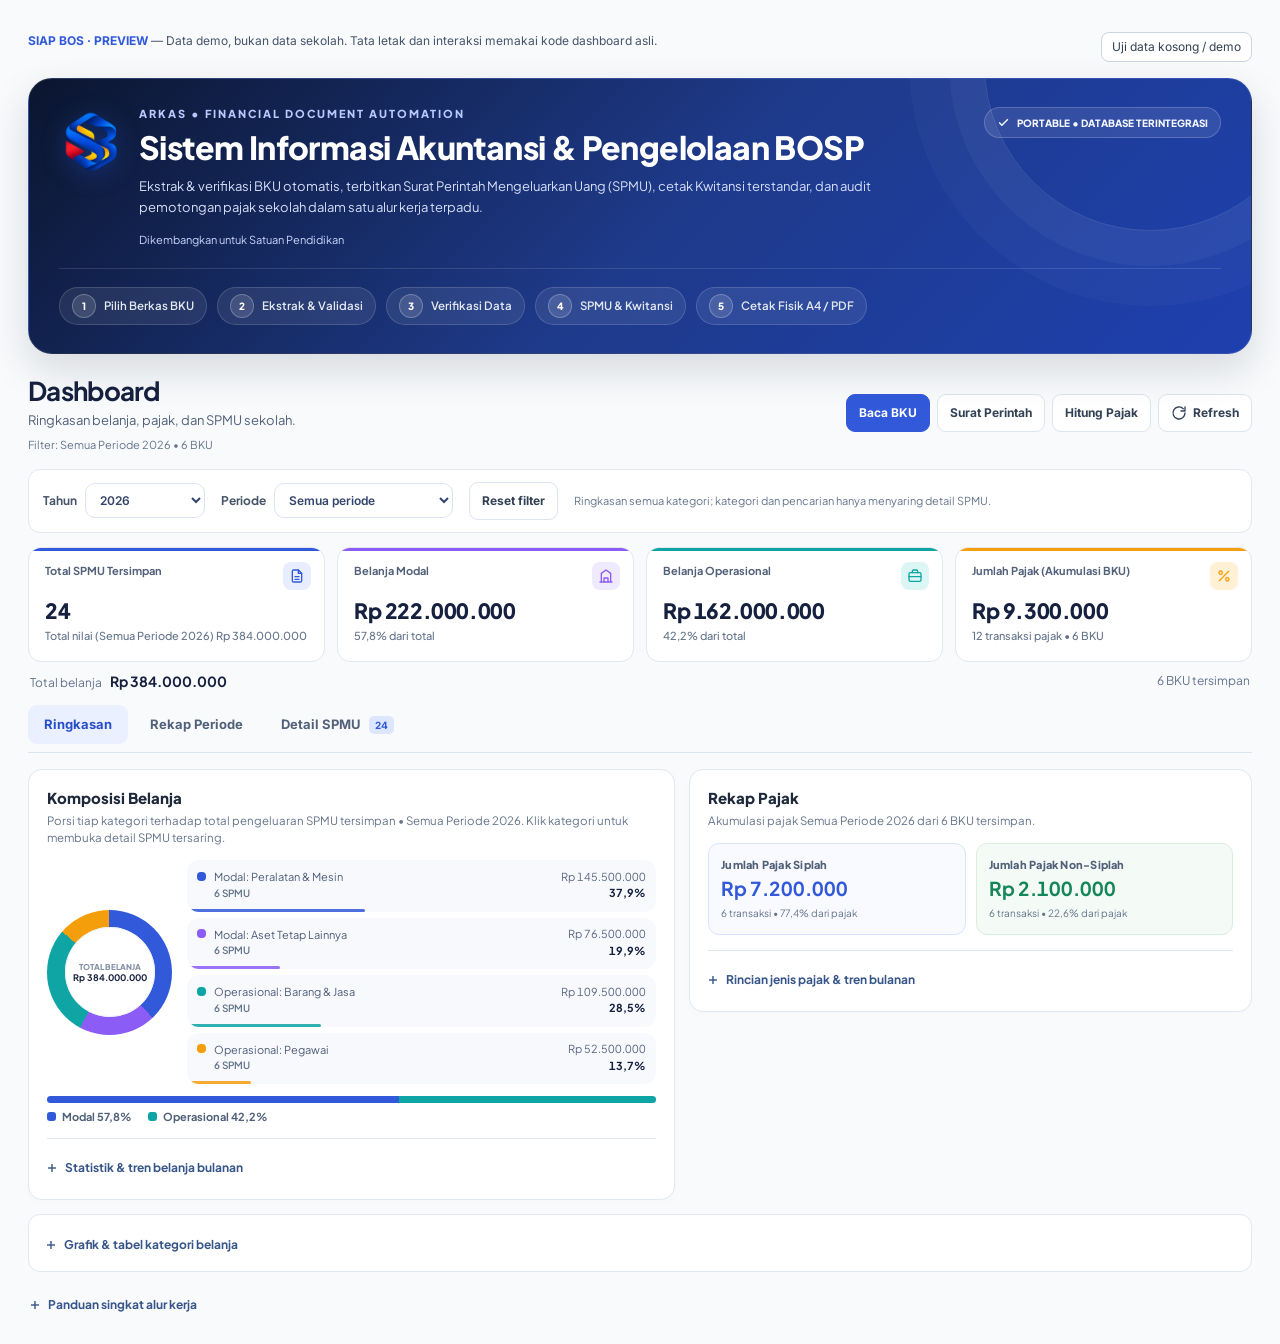
<file: dashboard-preview.html>
<!doctype html>
<html lang="id">
<head>
  <meta charset="UTF-8">
  <meta name="viewport" content="width=device-width,initial-scale=1.0">
  <title>SIAP BOS — Dashboard Simple — Data Demo</title>
  <link rel="preconnect" href="https://fonts.googleapis.com">
  <link rel="preconnect" href="https://fonts.gstatic.com" crossorigin>
  <link href="https://fonts.googleapis.com/css2?family=Inter:wght@400;500;600;700;800&family=JetBrains+Mono:wght@500;600;700&family=Plus+Jakarta+Sans:wght@500;600;700;800;900&display=swap" rel="stylesheet">
  <link rel="stylesheet" href="styles.css">
  
<style>
.preview-shell{max-width:1440px;margin:auto;padding:22px 28px;background:#f8fafc}
.preview-banner{display:flex;justify-content:space-between;gap:12px;flex-wrap:wrap;padding:10px 0 16px;color:#475569;font:12px/1.5 Inter,Arial,sans-serif}
.preview-banner b{color:#3159d9}.preview-banner button{font:inherit;cursor:pointer;border:1px solid #cbd5e1;border-radius:8px;padding:5px 10px;background:white;color:#334155}
@media(max-width:600px){.preview-shell{padding:14px}}
</style></head>
<body><main class="preview-shell"><div class="preview-banner"><span><b>SIAP BOS · PREVIEW</b> — Data demo, bukan data sekolah. Tata letak dan interaksi memakai kode dashboard asli.</span><button id="demoEmptyToggle" type="button">Uji data kosong / demo</button></div>        <div id="tabDashboard" class="tab-panel active dashboard-group" role="tabpanel">
          <section class="card hero dash-brand-hero">
            <div class="top">
              <div class="dash-brand-copy">
                <img src="assets/SIAP_BOS_LOGO.png" alt="SIAP BOS"
                  style="width:64px; height:64px; object-fit:contain; filter:drop-shadow(0 4px 12px rgba(37,99,235,0.3)); flex-shrink:0; margin-top:4px;">
                <div>
                  <div class="eyebrow">ARKAS &bull; FINANCIAL DOCUMENT AUTOMATION</div>
                  <h1 class="title">Sistem Informasi Akuntansi &amp; Pengelolaan BOSP</h1>
                  <div class="muted">Ekstrak &amp; verifikasi BKU otomatis, terbitkan Surat Perintah Mengeluarkan Uang
                    (SPMU), cetak Kwitansi terstandar, dan audit pemotongan pajak sekolah dalam satu alur kerja terpadu.
                  </div>
                  <div class="creator">Dikembangkan untuk Satuan Pendidikan</div>
                </div>
              </div>
              <span class="badge">
                <svg viewBox="0 0 24 24" width="13" height="13" fill="none" stroke="currentColor" stroke-width="2.5">
                  <polyline points="20 6 9 17 4 12"></polyline>
                </svg>
                PORTABLE &bull; DATABASE TERINTEGRASI
              </span>
            </div>
            <div class="steps">
              <span class="step"><i class="step-num">1</i> Pilih Berkas BKU</span>
              <span class="step"><i class="step-num">2</i> Ekstrak &amp; Validasi</span>
              <span class="step"><i class="step-num">3</i> Verifikasi Data</span>
              <span class="step"><i class="step-num">4</i> SPMU &amp; Kwitansi</span>
              <span class="step"><i class="step-num">5</i> Cetak Fisik A4 / PDF</span>
            </div>
          </section>
          <header class="dash-simple-head">
            <div><h2>Dashboard</h2><p>Ringkasan belanja, pajak, dan SPMU sekolah.</p><span class="dx-updated" id="dashUpdated" aria-live="polite"></span></div>
            <div class="dash-head-actions">
              <button id="dashGoBku" class="command-btn dash-primary" type="button">Baca BKU</button>
              <button id="dashGoSurat" class="command-btn" type="button">Surat Perintah</button>
              <button id="dashGoPajak" class="command-btn" type="button">Hitung Pajak</button>
              <button id="dashboardRefreshBtn" class="dx-refresh" type="button"><svg viewBox="0 0 24 24" width="20" height="20" fill="none" stroke="currentColor" stroke-width="2" stroke-linecap="round" stroke-linejoin="round" aria-hidden="true"><path d="M21 12a9 9 0 1 1-2.6-6.4" /><path d="M21 3v6h-6" /></svg><span>Refresh</span></button>
            </div>
          </header>
          <div class="dash-filterbar">
            <label for="dashYearFilter">Tahun <select id="dashYearFilter" class="dash-select" aria-label="Filter tahun dashboard"><option value="all">Semua tahun</option></select></label>
            <label for="dashPeriodFilter">Periode <select id="dashPeriodFilter" class="dash-select" aria-label="Filter periode dashboard">
                  <option value="all">Semua periode</option>
                  <optgroup label="Per Bulan">
                    <option value="m1">Januari</option><option value="m2">Februari</option><option value="m3">Maret</option>
                    <option value="m4">April</option><option value="m5">Mei</option><option value="m6">Juni</option>
                    <option value="m7">Juli</option><option value="m8">Agustus</option><option value="m9">September</option>
                    <option value="m10">Oktober</option><option value="m11">November</option><option value="m12">Desember</option>
                  </optgroup>
                  <optgroup label="Per Triwulan (3 bulan)">
                    <option value="tw1">Triwulan I • Jan–Mar</option><option value="tw2">Triwulan II • Apr–Jun</option>
                    <option value="tw3">Triwulan III • Jul–Sep</option><option value="tw4">Triwulan IV • Okt–Des</option>
                  </optgroup>
                  <optgroup label="Per Tahap (6 bulan)">
                    <option value="th1">Tahap 1 • Jan–Jun</option><option value="th2">Tahap 2 • Jul–Des</option>
                  </optgroup>
                </select></label>
            <button id="dashResetFilters" type="button" class="command-btn">Reset filter</button>
            <span class="dash-filter-note">Ringkasan semua kategori; kategori dan pencarian hanya menyaring detail SPMU.</span>
          </div>
          <section class="dx-kpis">
            <article class="dx-kpi k-count">
              <div class="dx-kpi-ico"><svg viewBox="0 0 24 24" width="20" height="20" fill="none" stroke="currentColor"
                  stroke-width="2" stroke-linecap="round" stroke-linejoin="round" aria-hidden="true">
                  <path d="M14 3H7a2 2 0 0 0-2 2v14a2 2 0 0 0 2 2h10a2 2 0 0 0 2-2V8z" />
                  <path d="M14 3v5h5M9 13h6M9 17h6" />
                </svg></div><span>Total SPMU Tersimpan</span><b id="dashProjectCount">0</b><small
                id="dashProjectHint">Belum ada data</small>
            </article>
            <article class="dx-kpi k-modal">
              <div class="dx-kpi-ico"><svg viewBox="0 0 24 24" width="20" height="20" fill="none" stroke="currentColor"
                  stroke-width="2" stroke-linecap="round" stroke-linejoin="round" aria-hidden="true">
                  <path d="M3 21h18M5 21V8l7-5 7 5v13M9 21v-6h6v6" />
                </svg></div><span>Belanja Modal</span><b id="dashModalTotal">Rp 0</b><small id="dashModalPct">0% dari
                total</small>
            </article>
            <article class="dx-kpi k-oper">
              <div class="dx-kpi-ico"><svg viewBox="0 0 24 24" width="20" height="20" fill="none" stroke="currentColor"
                  stroke-width="2" stroke-linecap="round" stroke-linejoin="round" aria-hidden="true">
                  <rect x="3" y="7" width="18" height="13" rx="2" />
                  <path d="M8 7V5a2 2 0 0 1 2-2h4a2 2 0 0 1 2 2v2M3 13h18" />
                </svg></div><span>Belanja Operasional</span><b id="dashOperasionalTotal">Rp 0</b><small
                id="dashOperPct">0% dari total</small>
            </article>
            <article class="dx-kpi k-pajak">
              <div class="dx-kpi-ico"><svg viewBox="0 0 24 24" width="20" height="20" fill="none" stroke="currentColor"
                  stroke-width="2" stroke-linecap="round" stroke-linejoin="round" aria-hidden="true">
                  <path d="M19 5 5 19" />
                  <circle cx="7" cy="7" r="2.5" />
                  <circle cx="17" cy="17" r="2.5" />
                </svg></div><span>Jumlah Pajak (Akumulasi BKU)</span><b id="dashTaxTotal">Rp 0</b><small
                id="dashTaxDetail">Akumulasi dari 0 BKU tersimpan • SIPLah Rp 0 • Non SIPLah Rp 0</small>
            </article>
          </section>
          <div class="dash-context"><span>Total belanja <b id="dashSpendTotal">Rp 0</b></span><span id="dashCoverage">0 BKU tersimpan</span></div>
          <div class="dash-view-tabs" role="tablist" aria-label="Bagian dashboard">
            <button type="button" id="dashTabOverview" role="tab" aria-controls="dashPanelOverview" aria-selected="true" data-dash-view="overview">Ringkasan</button>
            <button type="button" id="dashTabRecap" role="tab" aria-controls="dashPanelRecap" aria-selected="false" tabindex="-1" data-dash-view="recap">Rekap Periode</button>
            <button type="button" id="dashTabDetails" role="tab" aria-controls="dashPanelDetails" aria-selected="false" tabindex="-1" data-dash-view="details">Detail SPMU <span id="dashDetailCount">0</span></button>
          </div>
          <section id="dashPanelOverview" role="tabpanel" aria-labelledby="dashTabOverview" data-dash-panel="overview">
            <section class="dx-row">
            <div class="card dash-composition-card dx-donut-card">
              <div class="section-title">Komposisi Belanja</div>
              <div class="section-sub" id="dashCompSub">Porsi tiap kategori terhadap total pengeluaran SPMU tersimpan.</div>
              <div id="dashComposition"></div>
            </div>
            <div class="card dx-tax-recap-card">
              <div class="section-title">Rekap Pajak</div>
              <div class="section-sub" id="dashTaxSub">Akumulasi pajak dari seluruh BKU tersimpan.</div>
              <div class="dx-tax-recap">
                <div class="dx-tax-box dx-tax-siplah"><span>Jumlah Pajak Siplah</span><b id="dashTaxSiplah">Rp 0</b><small id="dashTaxSiplahMeta">Transaksi SIPLah</small></div>
                <div class="dx-tax-box dx-tax-nonsiplah"><span>Jumlah Pajak Non-Siplah</span><b id="dashTaxNonSiplah">Rp 0</b><small id="dashTaxNonSiplahMeta">Transaksi Non-SIPLah</small></div>
              </div>
              <details class="dash-fold"><summary>Rincian jenis pajak &amp; tren bulanan</summary><div id="dashTaxExtra"></div></details>
            </div>
          </section>
            <details class="dash-fold dash-category-fold"><summary>Grafik &amp; tabel kategori belanja</summary>
            <section class="card dashboard-view-controls">
            <div>
              <div class="section-title">Kategori Belanja</div>
              <div class="section-sub">Pilih tampilan grafik dinamis atau rekap angka per kategori.</div>
            </div>
            <div class="view-switch category-switch" role="group" aria-label="Tampilan kategori belanja"><button type="button"
                class="view-switch-btn active" data-view="chart">▥ Grafik</button><button type="button"
                class="view-switch-btn" data-view="data">▤ Data</button></div>
          </section>
          <section id="categoryChartView" class="dashboard-grid">
            <div class="card chart-card">
              <div class="toolbar">
                <div>
                  <div class="section-title">Belanja Modal</div>
                  <div class="section-sub">Peralatan dan Mesin • Aset Tetap Lainnya</div>
                </div>
              </div>
              <div class="bar-chart" id="chartModal"></div>
            </div>
            <div class="card chart-card">
              <div class="toolbar">
                <div>
                  <div class="section-title">Belanja Operasional</div>
                  <div class="section-sub">Barang dan Jasa • Pegawai</div>
                </div>
              </div>
              <div class="bar-chart" id="chartOperasional"></div>
            </div>
          </section>
          <section id="categoryDataView" class="card dashboard-category-data" hidden>
            <div class="table-wrap">
              <table class="data-table">
                <thead>
                  <tr>
                    <th>Kategori Belanja</th>
                    <th class="num">Jumlah (Rp)</th>
                    <th class="num">Proporsi</th>
                  </tr>
                </thead>
                <tbody id="categoryDataBody"></tbody>
              </table>
            </div>
          </section>
            </details>
            <details class="dash-fold dash-help"><summary>Panduan singkat alur kerja</summary><p>Baca BKU → ekstrak dan validasi → verifikasi data → simpan Surat Perintah / SPMU → cetak SPMU &amp; Kwitansi. Periksa pajak melalui tombol Hitung Pajak. Dashboard merangkum data tersimpan.</p></details>
          </section>
          <section id="dashPanelRecap" role="tabpanel" aria-labelledby="dashTabRecap" data-dash-panel="recap" hidden>
            <section class="card dash-recap dash-recap-merged">
            <div class="toolbar">
              <div>
                <div class="section-title">Rekap Periodik</div>
                <div class="section-sub">Rekap seluruh tahun terpilih, tidak dibatasi filter periode. Klik baris untuk memilih periode; total belanja dan pajak tampil terpisah.</div>
              </div>
              <div class="view-switch recap-switch" role="group" aria-label="Tampilan rekap periodik">
                <button type="button" class="view-switch-btn active" data-recap="tahap">▤ per Tahap</button>
                <button type="button" class="view-switch-btn" data-recap="triwulan">▦ per Triwulan</button>
              </div>
            </div>
            <div class="recap-panel" data-recap-panel="tahap">
              <div class="section-sub" style="margin:10px 0 8px;">1 tahap = 6 bulan. <b id="dashRecapTahapYear"></b></div>
              <div class="table-wrap">
                <table class="data-table dash-recap-table">
                  <thead>
                    <tr>
                      <th>Periode</th>
                      <th>Bulan BKU</th>
                      <th class="num">SPMU</th>
                      <th class="num">Belanja Modal</th>
                      <th class="num">Belanja Operasional</th>
                      <th class="num">Total</th>
                      <th class="num">Pajak</th>
                    </tr>
                  </thead>
                  <tbody id="dashRecapTahapBody"></tbody>
                </table>
              </div>
            </div>
            <div class="recap-panel" data-recap-panel="triwulan" hidden>
              <div class="section-sub" style="margin:10px 0 8px;">1 triwulan = 3 bulan. <b id="dashRecapTwYear"></b></div>
              <div class="table-wrap">
                <table class="data-table dash-recap-table">
                  <thead>
                    <tr>
                      <th>Periode</th>
                      <th>Bulan BKU</th>
                      <th class="num">SPMU</th>
                      <th class="num">Belanja Modal</th>
                      <th class="num">Belanja Operasional</th>
                      <th class="num">Total</th>
                      <th class="num">Pajak</th>
                    </tr>
                  </thead>
                  <tbody id="dashRecapTwBody"></tbody>
                </table>
              </div>
            </div>
          </section>
          </section>
          <section id="dashPanelDetails" role="tabpanel" aria-labelledby="dashTabDetails" data-dash-panel="details" hidden>
            <section class="card dashboard-detail">
            <div class="toolbar">
              <div>
                <div class="section-title">Detail SPMU</div>
                <div class="section-sub">Pantau pekerjaan, tujuan pembayaran, kategori, waktu penyimpanan, dan nilai
                  setiap SPMU. Gunakan pencarian untuk menemukan data tersimpan.</div>
              </div><input id="dashSearch" class="search" type="search"
                placeholder="Cari pekerjaan / pembayaran / kategori / no. bukti…" aria-label="Cari rekap">
            </div>
            <div class="dash-detail-filter"><label for="dashCategoryFilter">Kategori SPMU</label><select id="dashCategoryFilter" aria-label="Filter kategori dashboard">
                  <option value="all">Semua kategori</option>
                  <option value="Belanja Modal : Peralatan dan Mesin">Modal — Peralatan &amp; Mesin</option>
                  <option value="Belanja Modal : Aset Tetap Lainya">Modal — Aset Tetap Lainnya</option>
                  <option value="Belanja Operasional : Barang dan Jasa">Operasional — Barang &amp; Jasa</option>
                  <option value="Belanja Operasional : Pegawai">Operasional — Pegawai</option>
                </select><span id="dashTableStatus" aria-live="polite"></span></div>
            <div class="table-wrap" tabindex="0" aria-label="Tabel detail SPMU">
              <table class="data-table">
                <thead>
                  <tr>
                    <th>No</th>
                    <th>Pekerjaan</th>
                    <th>Untuk Pembayaran</th>
                    <th>Kategori</th>
                    <th>Tanggal Simpan</th>
                    <th class="num">Nilai Pengeluaran</th>
                  </tr>
                </thead>
                <tbody id="dashboardTableBody">
                  <tr>
                    <td colspan="6" class="empty">Belum ada pekerjaan tersimpan.</td>
                  </tr>
                </tbody>
              </table>
            </div>
            <div class="dash-pagination">
              <label for="dashPageSize">Baris per halaman <select id="dashPageSize"><option value="10">10</option><option value="25">25</option><option value="50">50</option></select></label>
              <div><button id="dashPagePrev" type="button" disabled aria-label="Halaman sebelumnya">Sebelumnya</button><span id="dashPageInfo" aria-live="polite">Halaman 1 / 1</span><button id="dashPageNext" type="button" disabled aria-label="Halaman berikutnya">Berikutnya</button></div>
            </div>
          </section>
          </section>
        </div>
</main><script>
// Demonstration only: no login bypass, persistence, or production database access.
window.demoMode='filled';
const demoCategories=['Belanja Modal : Peralatan dan Mesin','Belanja Modal : Aset Tetap Lainya','Belanja Operasional : Barang dan Jasa','Belanja Operasional : Pegawai'];
const demoAmounts=[24000000,12500000,18000000,8500000];
const demoPurposes=['Pengadaan komputer laboratorium','Pengadaan meja dan kursi siswa','Pembelian buku dan kebutuhan pembelajaran','Pembayaran honor tenaga sekolah'];
const demoProjects=Array.from({length:6},(_,i)=>({name:'BKU '+['Januari','Februari','Maret','April','Mei','Juli'][i]+' 2026',month:i===5?7:i+1,year:2026,state:{rawRows:[{type:'PPN',amount:1200000,siplah:true},{type:'PPh 21',amount:350000,siplah:false}],suratByBukti:Object.fromEntries(demoCategories.map((category,c)=>['B'+i+c,{category,nominal:demoAmounts[c]+i*100000,bukti:'BKU-'+String(i*4+c+1).padStart(3,'0'),untukPembayaran:demoPurposes[c],savedAt:new Date(2026,i===5?6:i,12+c).getTime()}]))}}));
window.SPMU={
 esc:s=>String(s??'').replace(/[&<>"']/g,m=>({'&':'&amp;','<':'&lt;','>':'&gt;','"':'&quot;',"'":'&#39;'}[m])),
 formatMoney:n=>new Intl.NumberFormat('id-ID',{style:'currency',currency:'IDR',maximumFractionDigits:0}).format(Number(n)||0),
 getAllProjects:async()=>window.demoMode==='empty'?[]:demoProjects,
 detectMonthFromProject:p=>({month:p.month,year:p.year}),projectDisplayName:p=>p.name,
 getTaxRows:rows=>rows,getTaxSummary:rows=>({siplahTotal:rows.filter(r=>r.siplah).reduce((s,r)=>s+r.amount,0),nonSiplahTotal:rows.filter(r=>!r.siplah).reduce((s,r)=>s+r.amount,0),grandTotal:rows.reduce((s,r)=>s+r.amount,0)}),
 setTab:name=>window.alert('Demo tampilan saja. Gunakan aplikasi utama untuk '+name+'.')
};
</script>
<script src="js/dashboard.js"></script>
<script>
window.SPMU.renderDashboard();
document.getElementById('demoEmptyToggle').addEventListener('click',()=>{window.demoMode=window.demoMode==='empty'?'filled':'empty';window.SPMU.renderDashboard();});
</script></body></html>
</file>
<file: styles.css>
/* Main application stylesheet — intentionally kept outside index.html. */
@media print {
  body.printing-surat * { visibility: hidden !important; }
  body.printing-surat #suratPreview,
  body.printing-surat #suratPreview * { visibility: visible !important; }
  body.printing-surat #suratPreview { position: absolute; left:0; top:0; width:100%; margin:0; padding:0; background:#fff !important; border:0 !important; overflow:visible !important; }
  body.printing-surat .paper { width:794px !important; min-height:1123px !important; margin:0 auto !important; box-shadow:none !important; }
  @page { size:A4 portrait; margin:0; }
}@media print{
  html,body{margin:0!important;padding:0!important;width:210mm!important;background:#fff!important}
  body.printing-surat #suratPreview{display:block!important;width:210mm!important;margin:0!important;padding:0!important;background:#fff!important;overflow:visible!important}
  body.printing-surat #suratPreview .kop img{width:18mm!important;height:18mm!important;object-fit:contain!important}
  body.printing-surat #suratPreview .kop .kop-logo-kabupaten{left:0!important;right:auto!important}
  body.printing-surat #suratPreview .kop .kop-logo-sekolah{right:0!important;left:auto!important}
  body.printing-surat #suratPreview .kop{min-height:27mm!important;padding-left:22mm!important;padding-right:22mm!important;padding-bottom:2.5mm!important;box-sizing:border-box!important;width:100%!important;max-width:100%!important}
  body.printing-surat #suratPreview .kop .addr,body.printing-surat #suratPreview .kop .mail{font-size:7.5pt!important;font-style:italic!important;line-height:1.3!important;word-break:break-word!important;overflow-wrap:break-word!important}
  body.printing-surat #suratPreview .kop .prov{font-size:13.5pt!important;line-height:1.15!important;word-break:break-word!important;overflow-wrap:break-word!important}
  body.printing-surat #suratPreview .kop .school{max-width:100%!important;line-height:1.2!important;word-break:break-word!important;overflow-wrap:break-word!important}
}

/* ==============================================================
   SPMU_OTOMATIS — extracted application styles
   Kept outside index.html so the portable UI remains modular.
   ============================================================== */

:root{font-family:'Plus Jakarta Sans','Inter',-apple-system,BlinkMacSystemFont,sans-serif;color:#0f172a;background:#f8fafc;font-synthesis:none}*{box-sizing:border-box}body{margin:0;background:radial-gradient(ellipse at 8% 0%,#dbeafe 0,transparent 34%),radial-gradient(ellipse at 100% 8%,#ede9fe 0,transparent 30%),#f8fafc}.app{max-width:1480px;margin:auto;padding:26px 28px 18px}.card{background:rgba(255,255,255,.94);border:1px solid #e3e9f4;border-radius:22px;padding:22px;box-shadow:0 12px 36px rgba(35,53,94,.07);margin-bottom:18px;transition:transform .22s,box-shadow .22s}.card:hover{box-shadow:0 16px 42px rgba(35,53,94,.11);transform:translateY(-2px)}.hero{position:relative;overflow:hidden;color:white;background:linear-gradient(120deg,#101d43,#243b80 58%,#5368ce);border:0;padding:30px}.hero:after{content:"";position:absolute;width:330px;height:330px;border:1px solid #ffffff22;border-radius:50%;right:-65px;top:-180px;box-shadow:0 0 0 35px #ffffff09,0 0 0 75px #ffffff07}.top{display:flex;justify-content:space-between;gap:20px;align-items:flex-start;position:relative;z-index:1}.title{margin:8px 0 10px;font-size:clamp(23px,3vw,36px);line-height:1.14;letter-spacing:-.8px;max-width:850px}.muted{color:#71809b}.hero .muted{color:#d5def8;max-width:760px;line-height:1.6}.eyebrow{font-size:11px;letter-spacing:2px;font-weight:800;color:#b9c9ff}.badge{display:inline-flex;align-items:center;gap:7px;padding:8px 12px;border-radius:999px;background:#ffffff18;border:1px solid #ffffff30;color:#f4f7ff;font-size:12px;font-weight:800;white-space:nowrap}.creator{margin-top:18px;font-size:12px;color:#cbd7ff}.creator strong{color:white;letter-spacing:1px}.controls{display:flex;gap:10px;flex-wrap:wrap;align-items:center}.btn{border:1px solid transparent;border-radius:12px;padding:12px 17px;font-weight:800;cursor:pointer;transition:transform .16s,filter .16s,box-shadow .16s}.btn:hover:not(:disabled){transform:translateY(-2px);filter:brightness(1.04);box-shadow:0 7px 16px #1e3a8a22}.btn:active:not(:disabled){transform:scale(.96)}.btn.primary{background:linear-gradient(135deg,#3159d9,#5946d8);color:#fff;box-shadow:0 7px 18px #3854c733}.btn.secondary{background:#f0f3fb;color:#43516e;border-color:#e0e6f1}.btn.success{background:#e6f8ef;color:#08784a;border-color:#c8f0d9}.btn:disabled{opacity:.42;cursor:not-allowed}input[type=file]{max-width:100%;border:1px solid #dce4f1;background:#f8faff;padding:11px;border-radius:12px;color:#53617c}.grid{display:grid;grid-template-columns:repeat(5,minmax(0,1fr));gap:12px}.metric{position:relative;overflow:hidden;background:linear-gradient(145deg,#fff,#f7f9ff);border:1px solid #e5eaf4;border-radius:17px;padding:16px}.metric:after{content:"";position:absolute;width:58px;height:58px;border-radius:50%;background:#e8edff;right:-18px;bottom:-25px}.metric span{font-size:12px;font-weight:700;color:#7886a0}.metric b{display:block;font-size:clamp(19px,2vw,26px);margin-top:8px;color:#1b2a4b;overflow-wrap:anywhere}.status{white-space:pre-wrap;background:#111d3b;color:#e3eaff;border-radius:14px;padding:15px;min-height:54px;line-height:1.5;border:1px solid #26365f}.table-wrap{overflow:auto;border:1px solid #e4e9f2;border-radius:15px}.result-table-wrap{max-height:min(430px,55vh);overflow:auto;overscroll-behavior:contain}.result-table-wrap .data-table thead th{position:sticky;top:0;z-index:3;box-shadow:0 1px 0 #e4e9f2}.result-table-wrap::-webkit-scrollbar{width:9px;height:9px}.result-table-wrap::-webkit-scrollbar-thumb{background:#cbd5e7;border-radius:999px}.result-table-wrap::-webkit-scrollbar-track{background:#f4f6fb}.data-table{width:100%;border-collapse:separate;border-spacing:0;min-width:900px}.data-table th,.data-table td{padding:12px 14px;border-bottom:1px solid #edf0f6;text-align:left;vertical-align:top}.data-table th{background:#f5f7fc;position:sticky;top:0;color:#5b6882;font-size:12px;text-transform:uppercase;letter-spacing:.5px}.data-table tbody tr:hover{background:#f7f9ff}.num{text-align:right!important;white-space:nowrap;font-variant-numeric:tabular-nums}.warn{background:#fff8e7;color:#946200;border:1px solid #f5dfa1;padding:11px 13px;border-radius:12px;margin-top:10px}.danger{background:#fff0ef;color:#a42d2d;border:1px solid #ffd0cc;padding:11px 13px;border-radius:12px;margin-top:10px}.hint{font-size:13px;color:#77839a;line-height:1.55}.small{font-size:12px;color:#8490a5}.toolbar{display:flex;justify-content:space-between;align-items:center;gap:12px;flex-wrap:wrap}.empty{padding:36px!important;text-align:center;color:#8994a8}.footer{font-size:12px;color:#8994a8;text-align:center;padding:10px}.section-title{font-size:16px;font-weight:850;color:#223253}.section-sub{font-size:12px;color:#8994a8;margin-top:5px}.steps{display:flex;gap:10px;flex-wrap:wrap;margin-top:18px}.step{display:flex;align-items:center;gap:8px;color:#d8e1ff;font-size:12px}.step i{font-style:normal;display:grid;place-items:center;width:24px;height:24px;border-radius:50%;background:#ffffff20;border:1px solid #ffffff40;font-weight:800}.upload-head{display:flex;align-items:center;gap:10px;margin-bottom:14px}.upload-icon{display:grid;place-items:center;width:42px;height:42px;border-radius:13px;background:#edf2ff;color:#3855c7;font-size:21px}.search{width:min(100%,320px);border:1px solid #dfe6f2;border-radius:11px;padding:11px 13px;background:#fbfcff;color:#1d2b49;outline:none}.search:focus,input[type=file]:focus{border-color:#7891ed;box-shadow:0 0 0 3px #718cf022}.state-chip{display:inline-flex;align-items:center;gap:6px;color:#08784a;background:#e8f8ef;border-radius:999px;padding:6px 10px;font-size:11px;font-weight:800}@media(max-width:1050px){.grid{grid-template-columns:repeat(2,minmax(0,1fr))}}@media(max-width:650px){.app{padding:12px}.card{padding:16px;border-radius:17px}.hero{padding:22px}.top{flex-direction:column}.grid{grid-template-columns:repeat(2,minmax(0,1fr))}.metric{padding:12px}.metric b{font-size:19px}.controls>*{width:100%}.controls .btn{width:100%}.search{width:100%}}
.tabs{display:flex;gap:8px;margin:0 0 18px;padding:6px;background:#e9eef8;border:1px solid #dce4f1;border-radius:16px;position:sticky;top:10px;z-index:20}.tab-btn{flex:1;border:0;border-radius:11px;padding:13px 16px;background:transparent;color:#5b6882;font-weight:850;cursor:pointer;transition:.18s;position:relative}.tab-btn.active{background:#fff;color:#233a78;box-shadow:0 5px 14px #233a7818}.tab-btn:disabled{opacity:.45;cursor:not-allowed}.tab-btn.locked:after{content:" 🔒"}.tab-panel{display:none}.tab-panel.active{display:block}.tab-lock-note{font-size:11px;margin-top:5px;color:#8a5a00}.bku-group .card:last-child,.surat-group .card:last-child{margin-bottom:18px}

.surat-grid{display:grid;grid-template-columns:repeat(3,minmax(0,1fr));gap:12px}.field{display:flex;flex-direction:column;gap:6px}.field label{font-size:11px;font-weight:800;color:#65728b;text-transform:uppercase;letter-spacing:.4px}
.manual-tag{display:inline-block;margin-left:6px;padding:2px 7px;border-radius:999px;background:#fff3e6;color:#a35b00;font-size:9px;font-weight:900;letter-spacing:.3px;text-transform:uppercase}
.field input,.field textarea,.field select{width:100%;border:1px solid #dce4f1;border-radius:11px;padding:10px 12px;background:#fbfcff;color:#1d2b49;font:inherit}.field textarea{min-height:70px;resize:vertical}.surat-preview{margin-top:18px;border:1px solid #dfe5ef;border-radius:16px;background:#eef2f7;padding:20px;overflow:auto}.paper{width:794px;min-height:1123px;margin:auto;background:#fff;box-shadow:0 8px 28px #17203318;padding:44px 48px 42px;font-family:Arial,Helvetica,sans-serif;color:#000}.kop{position:relative;min-height:88px;text-align:center;border-bottom:3px double #000;padding:0 70px 8px;box-sizing:border-box;width:100%;max-width:100%}.kop img{position:absolute;left:0;top:0;width:68px;height:70px;object-fit:contain}.kop .prov{font-size:16px;font-weight:700;word-break:break-word;overflow-wrap:break-word}.kop .school{font-size:18px;font-weight:700;margin-top:2px;word-break:break-word;overflow-wrap:break-word;max-width:100%}.kop .addr,.kop .mail{font-size:7.5pt;line-height:1.35;word-break:break-word;overflow-wrap:break-word}.paper h2{text-align:center;font-size:16px;margin:20px 0 4px;text-decoration:underline}.paper .nomor{text-align:center;font-size:12px;margin-bottom:20px}.paper p{font-size:12px;line-height:1.55;margin:8px 0}.identity{margin:14px 0 10px}.identity .line{display:grid;grid-template-columns:145px 12px minmax(0,1fr);margin:5px 0;font-size:12px}.identity .line>span:last-child{min-width:0;overflow-wrap:anywhere;word-break:break-word}.payment{margin-top:12px}.payment .row{display:grid;grid-template-columns:145px 12px minmax(0,1fr);margin:7px 0;font-size:12px;align-items:start}.payment .row>span:last-child{min-width:0;overflow-wrap:anywhere;word-break:break-word;white-space:pre-wrap;line-height:1.5}.payment .long-text{text-align:justify}.payment .manual-text{line-height:1.5}.payment .amount{font-weight:700}.payment .terbilang{text-transform:capitalize;font-style:italic}.uraian-list{margin:0;padding:0;list-style:none}.uraian-list .uraian-item{display:grid;grid-template-columns:7mm minmax(0,1fr);column-gap:2mm;margin:1.4mm 0;line-height:1.45;text-align:left}.uraian-list .uraian-no{font-weight:700;text-align:left}.uraian-list .uraian-text{min-width:0;overflow-wrap:anywhere;word-break:break-word}.sign{width:220px;margin-left:auto;text-align:center;margin-top:25px;font-size:12px}.sign img{width:150px;height:100px;object-fit:contain;display:block;margin:2px auto -2px}.sign .name{font-weight:700;text-decoration:underline} .surat-actions{display:flex;gap:10px;flex-wrap:wrap;margin-top:14px}
.surat-next{min-width:150px}
.surat-next-info{display:flex;align-items:center;gap:8px;margin-top:8px;font-size:11px;color:#71809b;font-weight:700}
.surat-next-info b{color:#3159d9}
.surat-note{font-size:12px;color:#71809b;line-height:1.5;margin-top:9px}@media(max-width:900px){.surat-grid{grid-template-columns:1fr}.paper{transform-origin:top left;margin:0;width:794px}}

/* Surat Perintah: A4 fisik, satu halaman, dengan tanda tangan terkunci di kanan bawah. */
.paper{position:relative;width:210mm;height:297mm;min-height:297mm;margin:auto;background:#fff;box-shadow:0 8px 28px #17203318;padding:8mm 15mm 48mm;font-family:Arial,Helvetica,sans-serif;color:#000;overflow:hidden;box-sizing:border-box;break-inside:avoid;page-break-inside:avoid}
.kop{min-height:27mm;padding:0 22mm 2.5mm;text-align:center;border-bottom:3px double #000;box-sizing:border-box;width:100%;max-width:100%}
.kop img{left:0;top:1mm;width:18mm;height:18mm}
.kop .prov{font-size:13.5pt;font-weight:700;line-height:1.15;word-break:break-word;overflow-wrap:break-word}.kop .school{font-size:14pt;font-weight:700;line-height:1.2;margin-top:2px;word-break:break-word;overflow-wrap:break-word;max-width:100%}.kop .addr,.kop .mail{font-size:7.5pt;line-height:1.35;word-break:break-word;overflow-wrap:break-word}
.sign{position:absolute;right:15mm;bottom:10mm;width:62mm;margin:0;text-align:center;font-size:12px;z-index:5}
.sign img{width:48mm;height:27mm;object-fit:contain;display:block;margin:2px auto -2px}
@media screen and (max-width:900px){.paper{margin:0;width:210mm;height:297mm;min-height:297mm;transform-origin:top left}}
@media print{
  html,body{width:210mm!important;min-width:210mm!important;height:297mm!important;margin:0!important;padding:0!important;background:#fff!important}
  body.printing-surat .app,body.printing-surat .card{margin:0!important;padding:0!important;background:#fff!important;box-shadow:none!important;border:0!important}
  body.printing-surat #suratPreview{position:fixed!important;left:0!important;top:0!important;width:210mm!important;height:297mm!important;margin:0!important;padding:0!important;overflow:hidden!important;background:#fff!important;border:0!important}
  body.printing-surat .paper{position:relative!important;left:0!important;top:0!important;width:210mm!important;height:297mm!important;min-height:297mm!important;margin:0!important;padding:8mm 15mm 48mm!important;box-shadow:none!important;overflow:hidden!important;break-inside:avoid!important;page-break-inside:avoid!important}
  body.printing-surat .sign{position:absolute!important;right:15mm!important;bottom:10mm!important}
  @page{size:A4 portrait;margin:0!important}
}

/* ================================================================
   SURAT PERINTAH — FORMAT FISIK A4 FINAL
   Semua ukuran berikut memakai pt/mm agar hasil browser print = A4.
   ================================================================ */
.paper{
  position:relative;
  width:210mm!important;
  height:297mm!important;
  min-height:297mm!important;
  margin:0 auto;
  padding:11mm 15mm 36mm;
  box-sizing:border-box;
  background:#fff;
  color:#000;
  font-family:Arial,Helvetica,sans-serif;
  font-size:12pt;
  line-height:1.35;
  overflow:visible;
  box-shadow:0 8px 28px #17203318;
}
.kop{
  position:relative;
  min-height:27mm;
  padding:0 22mm 2.5mm;
  text-align:center;
  border-bottom:3px double #000;
  box-sizing:border-box;
  width:100%;
  max-width:100%;
}
.kop img{position:absolute;left:0;top:1mm;width:18mm;height:18mm;object-fit:contain}
.kop .prov{font-size:13.5pt;line-height:1.15;font-weight:700;word-break:break-word;overflow-wrap:break-word}
.kop .school{font-size:14pt;line-height:1.2;font-weight:700;margin-top:1mm;word-break:break-word;overflow-wrap:break-word;max-width:100%}
.kop .kab{font-size:12pt;line-height:1.15;font-weight:700;margin-top:.5mm}
.kop .addr,.kop .mail{font-size:7.5pt!important;line-height:1.3;font-weight:400;word-break:break-word;overflow-wrap:break-word;max-width:100%}
.kop .addr{margin-top:1.5mm}.kop .mail{margin-top:.5mm}
.paper h2{text-align:center;font-size:12pt;line-height:1.2;margin:6mm 0 1.5mm;text-decoration:underline;font-weight:700}
.paper .nomor{text-align:center;font-size:12pt;line-height:1.2;margin-bottom:6mm}
.paper p{font-size:12pt;line-height:1.4;margin:3mm 0}
.identity{margin:4mm 0 3mm}
.identity .line{display:grid;grid-template-columns:36mm 5mm 1fr;margin:1.8mm 0;font-size:12pt;line-height:1.3}
.payment{margin-top:4mm}.payment .row{display:grid;grid-template-columns:48mm 5mm 1fr;margin:2.2mm 0;font-size:12pt;line-height:1.3}
.payment .amount{font-weight:700}.payment .terbilang{text-transform:capitalize;font-style:italic}
.sign{width:62mm;margin:14mm 0 0 auto;text-align:center;font-size:12pt;line-height:1.25}
.sign img{width:48mm;height:27mm;object-fit:contain;display:block;margin:1mm auto -1mm}
.sign .name{font-weight:700;text-decoration:underline}
@media screen and (max-width:900px){.paper{margin:0;width:210mm!important;height:297mm!important;min-height:297mm!important;transform-origin:top left}}
@media print{
  html,body{width:210mm!important;height:297mm!important;min-width:210mm!important;margin:0!important;padding:0!important;background:#fff!important}
  body.printing-surat .app{width:210mm!important;margin:0!important;padding:0!important;background:#fff!important}
  body.printing-surat .app>section:not(:has(#suratPreview)),body.printing-surat .app>.footer{display:none!important}
  body.printing-surat #suratPreview{display:block!important;position:absolute!important;left:0!important;top:0!important;width:210mm!important;height:297mm!important;margin:0!important;padding:0!important;overflow:hidden!important;background:#fff!important;border:0!important}
  body.printing-surat #suratPreview .paper{display:block!important;width:210mm!important;height:auto!important;min-height:297mm!important;margin:0!important;padding:11mm 15mm 22mm!important;box-shadow:none!important;overflow:visible!important;page-break-after:auto!important;break-after:auto!important;page-break-inside:auto!important;break-inside:auto!important}
  body.printing-surat #suratPreview .page-footer{display:block!important;position:fixed!important;left:0!important;right:0!important;bottom:5mm!important;text-align:center!important;font-size:9pt!important;font-style:italic!important}
  body.printing-surat #suratPreview .page-footer:after{content:"Halaman " counter(page)}
  @page{size:A4 portrait;margin:0}
}

.kop .school{text-transform:uppercase}
.kop .addr,.kop .mail{font-size:7.5pt!important;font-style:italic!important}.kop .addr,.kop .mail{font-weight:400}
.sign{position:static!important;width:62mm;margin:14mm 0 0 auto!important;text-align:center}
.page-footer{display:none}
@media print{
  body.printing-surat #suratPreview .sign{position:static!important;width:62mm!important;margin:14mm 0 0 auto!important}
}

.mr-loading-overlay{position:fixed;inset:0;z-index:99999;display:none;align-items:center;justify-content:center;padding:24px;background:rgba(238,244,255,.78);backdrop-filter:blur(8px);-webkit-backdrop-filter:blur(8px)}
.mr-loading-overlay.show{display:flex;animation:mrFadeIn .18s ease-out}
.mr-loading-card{width:min(420px,92vw);background:#ffffff;border:1px solid #e4ebfb;border-radius:24px;padding:30px 28px 26px;text-align:center;box-shadow:0 30px 70px rgba(36,86,178,.2)}
.mr-loading-avatar{position:relative;width:88px;height:88px;margin:0 auto 16px;border-radius:50%;display:grid;place-items:center;background:linear-gradient(145deg,#ffffff,#eef4ff);border:1px solid #dde6fa;box-shadow:0 14px 30px rgba(49,89,217,.14)}
.mr-spinner{width:42px;height:42px;border-radius:50%;border:4px solid #e3ebfb;border-top-color:#2563eb;border-right-color:#42a5f5;animation:mrSpin .85s linear infinite}
.mr-check{width:46px;height:46px;animation:mrPop .4s ease both}
.mr-check path{fill:none;stroke:#16a36a;stroke-width:5;stroke-linecap:round;stroke-linejoin:round;stroke-dasharray:46;stroke-dashoffset:46;animation:mrDraw .45s .08s ease forwards}
.mr-x{width:46px;height:46px;animation:mrPop .4s ease both}
.mr-x path{fill:none;stroke:#e5484d;stroke-width:5;stroke-linecap:round;stroke-dasharray:38;stroke-dashoffset:38;animation:mrDraw .4s ease forwards}
.mr-loading-title{font-size:13px;font-weight:900;letter-spacing:2px;color:#2563eb}
.mr-loading-text{margin-top:9px;font-size:15.5px;font-weight:800;color:#0f1f3d}
.mr-loading-detail{margin-top:7px;font-size:12px;color:#6b7a9c;line-height:1.5;min-height:34px}
.mr-loading-bar{height:8px;margin-top:18px;border-radius:999px;background:#eaf0fb;overflow:hidden;border:1px solid #dde6f6}
.mr-loading-bar span{display:block;height:100%;width:5%;border-radius:999px;background:linear-gradient(90deg,#2563eb,#42a5f5);transition:width .22s ease}
.mr-loading-overlay.success .mr-loading-avatar{background:linear-gradient(145deg,#ffffff,#eafaf1);border-color:#c7ecd6}
.mr-loading-overlay.success .mr-loading-title{color:#0e8a52}
.mr-loading-overlay.success .mr-loading-text{color:#0e8a52}
.mr-loading-overlay.error .mr-loading-avatar{background:linear-gradient(145deg,#ffffff,#fff1f0);border-color:#ffd2cf}
.mr-loading-overlay.error .mr-loading-title{color:#c1353a}
.mr-loading-overlay.error .mr-loading-text{color:#c1353a}
@keyframes mrSpin{to{transform:rotate(360deg)}}
@keyframes mrPop{from{transform:scale(.5);opacity:0}to{transform:scale(1);opacity:1}}
@keyframes mrDraw{to{stroke-dashoffset:0}}
@keyframes mrFadeIn{from{opacity:0}to{opacity:1}}
@media(prefers-reduced-motion:reduce){.mr-spinner,.mr-check,.mr-x{animation:none!important}.mr-loading-bar span{transition:none}}

.auto-status{margin:0 0 14px;padding:11px 13px;border:1px solid #dce4f1;border-radius:12px;background:#f7f9fd;color:#66738b;font-size:12px;font-weight:700}.auto-status-ok{background:#eaf8f0;border-color:#c9edd6;color:#13784a}.auto-status-warn{background:#fff7e7;border-color:#f2dda6;color:#8a5a00}.auto-tag{display:inline-flex;align-items:center;margin-left:6px;padding:2px 6px;border-radius:999px;background:#eaf0ff;color:#3659b8;font-size:9px;letter-spacing:.5px;font-weight:900}.field input[readonly]{background:#f1f5fb;color:#203252;border-color:#d7e0ef;font-weight:700;cursor:default}

/* ==========================================================
   SURAT DINAMIS: setiap halaman adalah A4 mandiri.
   Konten dipaginasi berdasarkan tinggi DOM aktual, bukan
   perkiraan jumlah baris.
   ========================================================== */
.surat-pages{display:flex;flex-direction:column;gap:20px;align-items:center}
.surat-page{
  position:relative;
  width:210mm!important;
  height:297mm!important;
  min-height:297mm!important;
  box-sizing:border-box;
  margin:0;
  padding:11mm 15mm 17mm;
  background:#fff;
  color:#000;
  font-family:Arial,Helvetica,sans-serif;
  font-size:12pt;
  line-height:1.35;
  box-shadow:0 8px 28px #17203318;
  overflow:hidden;
}
.surat-page-content{
  height:269mm;
  overflow:hidden;
}
.surat-page-footer{
  position:absolute;left:15mm;right:15mm;bottom:4mm;min-height:9mm;
  display:grid;grid-template-columns:minmax(34mm,1fr) minmax(55mm,1.6fr) minmax(28mm,auto);
  align-items:center;gap:3mm;border-top:1px solid #aaa;padding:1.5mm 0 0;
  box-sizing:border-box;font-size:7.5pt;font-style:italic;line-height:1.2;z-index:20;background:#fff;
}
.surat-page-footer .sf-bku{justify-self:start;white-space:normal;overflow-wrap:anywhere;word-break:break-word;min-width:0}
.surat-page-footer .sf-category{justify-self:center;text-align:center;min-width:0;overflow-wrap:anywhere;word-break:break-word}
.surat-page-footer .sf-page{justify-self:end;white-space:nowrap}
.surat-page .page-block{break-inside:avoid;page-break-inside:avoid}
.surat-page .uraian-table-block{break-inside:auto;page-break-inside:auto}
.surat-page .surat-uraian-table{break-inside:auto;page-break-inside:auto}
.surat-page .kop{position:relative;min-height:27mm;padding:0 22mm 3mm;text-align:center;border-bottom:3px double #000;box-sizing:border-box;width:100%;max-width:100%}
.surat-page .kop img{position:absolute;left:0;top:1mm;width:18mm;height:18mm;object-fit:contain}
.surat-page .kop .prov{font-size:13.5pt;font-weight:700;line-height:1.15;word-break:break-word;overflow-wrap:break-word}
.surat-page .kop .school{font-size:14pt;font-weight:700;line-height:1.2;margin-top:2px;text-transform:uppercase;word-break:break-word;overflow-wrap:break-word;max-width:100%}
.surat-page .kop .kab{font-size:12pt;font-weight:700;line-height:1.15}
.surat-page .kop .addr,.surat-page .kop .mail{font-size:7.5pt;line-height:1.35;word-break:break-word;overflow-wrap:break-word;max-width:100%}
.surat-page h2{text-align:center;font-size:15pt;line-height:1.2;margin:7mm 0 1.5mm;text-decoration:underline}
.surat-page .nomor{text-align:center;font-size:11pt;line-height:1.2;margin-bottom:8mm}
.surat-page p{font-size:11pt;line-height:1.45;margin:4mm 0}
.surat-page .identity{margin:4mm 0 3mm}
.surat-page .identity .line{display:grid;grid-template-columns:42mm 5mm minmax(0,1fr);margin:2.5mm 0;font-size:11pt;line-height:1.35}
.surat-page .identity .line>span:last-child{min-width:0;overflow-wrap:anywhere;word-break:break-word}
.surat-page .payment{margin-top:4mm}
.surat-page .payment .row{display:grid;grid-template-columns:42mm 5mm minmax(0,1fr);margin:3mm 0;font-size:11pt;line-height:1.4;align-items:start}
.surat-page .payment .row>span:last-child,.surat-page .payment .row>div:last-child{min-width:0;overflow-wrap:anywhere;word-break:break-word;white-space:pre-wrap}
.surat-page .payment .long-text{text-align:justify}
.surat-page .payment .amount{font-weight:700}
.surat-page .payment .terbilang{text-transform:capitalize;font-style:italic}
.surat-page .uraian-list{margin:0;padding:0;list-style:none}
.surat-page .uraian-item{display:grid;grid-template-columns:7mm minmax(0,1fr);column-gap:2mm;margin:1.1mm 0;line-height:1.4;text-align:left}
.surat-page .uraian-no{font-weight:700;text-align:left}
.surat-page .uraian-text{min-width:0;overflow-wrap:anywhere;word-break:break-word}
.surat-page .sign{width:62mm;margin:14mm 0 0 auto;text-align:center;font-size:11pt;line-height:1.25}
.surat-page .sign img{width:48mm;height:27mm;object-fit:contain;display:block;margin:1mm auto -1mm}
.surat-page .sign .name{font-weight:700;text-decoration:underline}
.surat-page .continued-note{font-size:10pt;font-style:italic;margin:0 0 3mm;color:#333}
/* Tata letak pembayaran: semua label, tanda titik dua, dan nilai berada pada kolom yang konsisten. */
.surat-page .payment{margin:0}
.surat-page .payment-heading{margin:5mm 0 2.5mm!important}
.surat-page .payment .row{display:grid;grid-template-columns:52mm 5mm minmax(0,1fr);column-gap:1.5mm;align-items:start;margin:2.6mm 0;font-size:11pt;line-height:1.4}
.surat-page .payment .row>b,.surat-page .payment .row>.colon{white-space:nowrap}
.surat-page .payment .row>.colon{text-align:center}
.surat-page .payment .row>span:last-child,.surat-page .payment .row>div:last-child{min-width:0}
.surat-page .manual-text,.surat-page .payment .row>span:last-child{overflow-wrap:anywhere;word-break:break-word;white-space:pre-wrap}
.surat-page .amount{white-space:nowrap}
.surat-page .uraian-heading-block{margin-top:1mm}
.surat-page .uraian-label-row{margin-bottom:1mm!important}
.surat-page .uraian-item-wrap{margin-left:58.5mm}
.surat-page .uraian-item{display:grid;grid-template-columns:7mm minmax(0,1fr);column-gap:2mm;margin:1.4mm 0;line-height:1.45;text-align:left}
.surat-page .uraian-no{font-weight:700;text-align:left}
.surat-page .uraian-text{min-width:0;overflow-wrap:anywhere;word-break:break-word}
.surat-page .sign-block{margin-top:2mm}
@media(max-width:900px){
  .surat-page{transform-origin:top left}
}
@media print{
  html,body{margin:0!important;padding:0!important;background:#fff!important}
  body.printing-surat .surat-preview{padding:0!important;background:#fff!important;border:0!important;overflow:visible!important}
  body.printing-surat .surat-pages{display:block!important}
  body.printing-surat .surat-page{
    width:210mm!important;height:297mm!important;min-height:297mm!important;
    margin:0!important;padding:11mm 15mm 17mm!important;
    box-shadow:none!important;overflow:hidden!important;
    break-after:page!important;page-break-after:always!important;
  }
  body.printing-surat .surat-page:last-child{break-after:auto!important;page-break-after:auto!important}
  @page{size:A4 portrait;margin:0!important}
}

.version-badge-row{display:flex;align-items:center;gap:10px;flex-wrap:wrap;margin-top:13px}.version-badge{display:inline-flex;align-items:center;padding:7px 10px;border-radius:999px;background:#eef2ff;color:#314cba;border:1px solid #d8e0ff;font-size:10px;font-weight:900;letter-spacing:.5px}.raw-total-row{display:flex;justify-content:flex-end;gap:16px;align-items:center;padding:13px 4px 0;font-size:13px;color:#65728b}.raw-total-row b{font-size:16px;color:#1b2a4b}.raw-table{min-width:980px}.tax-table{min-width:1050px}.tax-summary-grid{display:grid;grid-template-columns:repeat(4,minmax(0,1fr));gap:12px;margin-top:16px}.tax-siplah{border-color:#d8e4ff;background:linear-gradient(145deg,#fff,#f4f7ff)}.tax-nonsiplah{border-color:#d8efdf;background:linear-gradient(145deg,#fff,#f4fbf6)}.tax-note{margin-top:14px;padding:12px 14px;border-radius:12px;background:#f7f9fd;border:1px solid #e4e9f2;color:#66738b;font-size:12px;line-height:1.55}.tax-type{display:inline-flex;padding:4px 8px;border-radius:999px;background:#f0f3fb;color:#43516e;font-size:10px;font-weight:900}.surat-uraian-table-wrap{margin-left:58.5mm;margin-top:1mm;max-width:calc(100% - 58.5mm)}.surat-uraian-table{width:100%;border-collapse:collapse;table-layout:fixed;font-size:10.5pt}.surat-uraian-table th,.surat-uraian-table td{border:1px solid #000;padding:1.7mm 2mm;vertical-align:top;line-height:1.3}.surat-uraian-table th{font-weight:700;text-align:center}.surat-uraian-table th:first-child,.surat-uraian-table td:first-child{width:11mm;text-align:center}.surat-uraian-table th:last-child,.surat-uraian-table td:last-child{width:34mm;text-align:right;white-space:nowrap}.surat-uraian-table td:nth-child(2){text-align:left;overflow-wrap:anywhere;word-break:break-word}.surat-uraian-table tfoot td{font-weight:700}.surat-uraian-table tfoot td:last-child{text-align:right}.surat-uraian-empty{font-style:italic}.tax-print-note{font-size:10px}
@media(max-width:1050px){.tax-summary-grid{grid-template-columns:repeat(2,minmax(0,1fr))}}@media(max-width:650px){.tax-summary-grid{grid-template-columns:1fr}}

.logo-kabupaten-status{display:flex;align-items:center;gap:10px;min-height:44px;border:1px solid #dce4f1;background:#f8faff;border-radius:14px;padding:8px 10px;color:#43516e}
.logo-kabupaten-status img{width:42px;height:42px;object-fit:contain;flex:none}
/* Dua logo kop harus mempunyai posisi yang saling terpisah. Selector dibuat lebih spesifik
   agar mengalahkan aturan .surat-page .kop img yang menetapkan left:0. */
.surat-page .kop .kop-logo{position:absolute;top:1mm;width:18mm;height:18mm;object-fit:contain;display:block}
.surat-page .kop .kop-logo-kabupaten{left:0!important;right:auto!important}
.surat-page .kop .kop-logo-sekolah{right:0!important;left:auto!important}
.surat-page .kop{padding-left:22mm;padding-right:22mm;box-sizing:border-box;width:100%;max-width:100%}
@media(max-width:900px){.logo-kabupaten-status{min-height:52px}}

.surat-bku-box{position:absolute;top:4mm;right:7mm;width:22mm;min-width:22mm;height:6mm;padding:0 2mm;box-sizing:border-box;border:1.25px solid #000;display:flex;align-items:center;justify-content:center;font-family:Arial,Helvetica,sans-serif;font-size:9pt;font-weight:700;color:#000;background:#fff;z-index:10}

/* ==========================================================
   TAB 2 — SURAT PERINTAH: tampilan dua kolom (info | pratinjau)
   ========================================================== */
#tabSurat{--sv-blue:#1e9bd7;--sv-blue-soft:#e8f5fc;--sv-ink:#111827;--sv-mute:#6b7280;--sv-line:#e6ebf2}
#tabSurat .sv-layout{display:grid;grid-template-columns:minmax(300px,380px) minmax(0,1fr);gap:22px;align-items:start}
#tabSurat .sv-left,#tabSurat .sv-right{align-self:start;margin-top:0}
#tabSurat .sv-left{display:flex;flex-direction:column;gap:18px;min-width:0}
#tabSurat .sv-right{min-width:0;position:sticky;top:78px}
#tabSurat .sv-card{background:#fff;border:1px solid var(--sv-line);border-radius:16px;padding:22px;box-shadow:0 4px 18px rgba(30,41,59,.05);margin:0}
#tabSurat .sv-card-title{margin:0 0 16px;font-size:12.5px;font-weight:500;color:var(--sv-blue);letter-spacing:.1px}
#tabSurat .sv-fields{display:flex;flex-direction:column;gap:15px}

/* field: label kecil abu-abu, nilai tebal seperti "Informasi Dokumen" */
#tabSurat .field{gap:3px}
#tabSurat .field label{font-size:11.5px;font-weight:500;color:var(--sv-mute);text-transform:none;letter-spacing:0}
#tabSurat .field input,#tabSurat .field select,#tabSurat .field textarea{
  border:0;border-bottom:1px dashed #d3dae6;border-radius:0;background:transparent;padding:3px 0;
  font-size:12.5px;font-weight:700;color:var(--sv-ink);outline:none;box-shadow:none;transition:border-color .15s,background .15s}
#tabSurat .field input:hover:not([readonly]),#tabSurat .field select:hover:not(:disabled),#tabSurat .field textarea:hover:not([readonly]){border-bottom-color:#9fb3c8}
#tabSurat .field input:focus:not([readonly]),#tabSurat .field select:focus,#tabSurat .field textarea:focus:not([readonly]){border-bottom-color:var(--sv-blue);box-shadow:none}
#tabSurat .field input[readonly],#tabSurat .field textarea[readonly]{border-bottom-color:transparent;background:transparent;color:var(--sv-ink);cursor:default}
#tabSurat .field select{cursor:pointer;padding-right:4px}
#tabSurat .field select:disabled{cursor:not-allowed;color:#9aa5b5}
#tabSurat .field textarea{min-height:56px;padding:8px 10px;border:1px solid var(--sv-line);border-radius:10px;background:#f8fafc;font-weight:600;line-height:1.45}
#tabSurat .field textarea[readonly]{background:#f8fafc;border-color:var(--sv-line);color:#374151}
#tabSurat .field textarea:focus:not([readonly]){border-color:var(--sv-blue);background:#fff}

#tabSurat .surat-suggestion-box{display:none!important}
#tabSurat .surat-suggestion-label{display:none!important}
#tabSurat .surat-suggestion-chip{display:none!important}
#tabSurat .surat-suggestion-empty{display:none!important}
#tabSurat .field input[type=file]{font-weight:500;font-size:11.5px;border:1px dashed #cfd8e6;border-radius:10px;padding:8px;background:#f8fafc;color:var(--sv-mute)}
#tabSurat .field .small{font-size:11px;color:#8b95a7;line-height:1.5;margin-top:2px;font-weight:400}
#tabSurat .auto-tag,#tabSurat .manual-tag{margin-left:5px;padding:1px 6px;font-size:8px;vertical-align:1px}
#tabSurat .auto-tag{background:var(--sv-blue-soft);color:#187aa8}
#tabSurat .logo-kabupaten-status{border:1px solid var(--sv-line);border-radius:10px;background:#f8fafc;padding:8px 10px;font-size:12px}
#tabSurat .logo-kabupaten-status img{width:34px;height:34px}

/* status hijau seperti "Sudah TTD Kepala Sekolah" */
#tabSurat .auto-status{display:inline-block;margin:0;padding:3px 10px;border-radius:999px;background:#eef1f5;border:0;color:#5b6678;font-size:10.5px;font-weight:600;line-height:1.5}
#tabSurat .auto-status-ok{background:#3b8f3b;color:#fff}
#tabSurat .auto-status-warn{background:#fff3d6;color:#8a5a00}
#tabSurat .surat-next-info{margin-top:10px;font-size:11.5px;font-weight:400;color:var(--sv-mute);line-height:1.6;flex-wrap:wrap}
#tabSurat .surat-next-info b{color:var(--sv-ink)}
#tabSurat .surat-note{font-size:11px;color:#8b95a7;line-height:1.55;margin-top:14px}

/* kartu pratinjau */
#tabSurat .sv-viewer-card{padding:22px 22px 24px}
#tabSurat .sv-head{display:flex;justify-content:space-between;align-items:center;gap:12px;flex-wrap:wrap;margin-bottom:16px}
#tabSurat .sv-pills{display:flex;gap:8px;flex-wrap:wrap;margin:0}
#tabSurat .sv-pill{appearance:none;border:1px solid var(--sv-blue);background:#fff;color:var(--sv-blue);border-radius:999px;padding:5px 15px;font:inherit;font-size:11.5px;font-weight:600;line-height:1.4;cursor:pointer;min-width:0;transition:background .15s,color .15s,opacity .15s,transform .12s}
#tabSurat .sv-pill:hover:not(:disabled){background:var(--sv-blue-soft)}
#tabSurat .sv-pill:active:not(:disabled){transform:scale(.96)}
#tabSurat .sv-pill-active,#tabSurat .sv-pill-active:hover:not(:disabled){background:var(--sv-blue);color:#fff}
#tabSurat .sv-pill:disabled{opacity:.42;cursor:not-allowed;box-shadow:none;transform:none}
#tabSurat .sv-pill-sm{padding:4px 13px;font-size:11px;border-color:#a9d9f0}
#tabSurat .sv-toolbar{display:flex;justify-content:space-between;align-items:center;gap:12px;flex-wrap:wrap;margin-bottom:12px}
#tabSurat .sv-nav,#tabSurat .sv-zoom{display:flex;align-items:center;gap:8px}
#tabSurat .sv-info{font-size:11px;color:#374151}
#tabSurat .sv-info b{font-weight:700;color:var(--sv-ink)}
#tabSurat .sv-round{appearance:none;width:24px;height:24px;border-radius:50%;border:1px solid #a9d9f0;background:#fff;color:var(--sv-blue);font-size:14px;line-height:1;display:grid;place-items:center;padding:0;cursor:pointer}
#tabSurat .sv-round:hover:not(:disabled){background:var(--sv-blue-soft)}
#tabSurat .sv-round:disabled{opacity:.42;cursor:not-allowed}

/* area abu-abu tempat kertas putih ditampilkan */
#tabSurat .sv-stage{position:relative;background:#e9ecef;border-radius:10px;height:clamp(460px,calc(100vh - 250px),1000px);overflow:auto;overscroll-behavior:contain}
#tabSurat .sv-stage::-webkit-scrollbar{width:9px;height:9px}
#tabSurat .sv-stage::-webkit-scrollbar-thumb{background:#c3cad5;border-radius:999px}
#tabSurat .sv-stage #suratPreview{margin:0;border:0;border-radius:0;background:transparent;padding:24px;overflow:visible;width:max-content;min-width:100%;box-sizing:border-box}
#tabSurat .sv-stage .surat-pages{margin:0 auto;width:max-content}
#tabSurat .sv-stage .surat-page{zoom:var(--sv-zoom,1);box-shadow:0 2px 12px rgba(15,23,42,.18)}
#tabSurat .sv-stage .surat-page.sv-hidden{display:none!important}
#tabSurat .sv-empty{display:none;position:absolute;inset:0;align-items:center;justify-content:center;text-align:center;padding:30px;color:#7c8797;font-size:12.5px;line-height:1.6}
#tabSurat #suratPreview[style*="none"]~.sv-empty{display:flex}

@media(max-width:1100px){#tabSurat .sv-layout{grid-template-columns:1fr}#tabSurat .sv-right{position:static;order:-1}#tabSurat .sv-stage{height:min(70vh,760px)}}
@media(max-width:650px){#tabSurat .sv-card{padding:16px;border-radius:14px}#tabSurat .sv-stage #suratPreview{padding:12px}}

/* Small layout refinements moved out of index.html */
.hint-top{margin-top:12px}.summary-toolbar{margin-bottom:13px}.table-top{margin-top:14px}.raw-table-top{margin-top:14px}


#tabSurat .surat-draft-savebar{display:flex;align-items:center;justify-content:space-between;gap:12px;margin-top:2px;padding:12px 13px;border:1px solid #dce8f2;border-radius:13px;background:linear-gradient(180deg,#fbfdff,#f6faff)}
#tabSurat .surat-draft-savebar>div{min-width:0}
#tabSurat .surat-draft-savebar b{display:block;font-size:11.5px;color:#29405f}
#tabSurat .surat-draft-save-status{margin-top:4px;font-size:10.5px;line-height:1.45;color:#8a96a8}
#tabSurat .surat-draft-save-status.ok{color:#08784a;font-weight:700}
#tabSurat .surat-draft-save-status.error{color:#a42d2d;font-weight:700}
#tabSurat .surat-save-data-btn{flex:0 0 auto;background:linear-gradient(135deg,#0f7a5b,#158f6b);color:#fff;border-color:#0f7a5b;padding:9px 13px;font-size:11.5px;font-weight:800}
@media(max-width:650px){#tabSurat .surat-draft-savebar{align-items:stretch;flex-direction:column}#tabSurat .surat-save-data-btn{width:100%}}

/* ==========================================================
   PEKERJAAN BKU — SIMPAN / BUKA LOKAL
   ========================================================== */
.project-save-btn{background:linear-gradient(135deg,#0f7a5b,#158f6b);color:#fff;box-shadow:0 7px 18px #0f7a5b22}
.project-open-trigger{background:#eef3ff;color:#294ca4;border-color:#d6e1ff}
.project-save-row{display:flex;align-items:center;justify-content:space-between;gap:10px;flex-wrap:wrap;margin-top:11px;font-size:12px;color:#70809b}
.project-save-row>span:first-child{font-weight:800;color:#364766}
.project-save-status{padding:5px 9px;border-radius:999px;background:#f1f4f9;color:#75839a;font-weight:700}
.project-save-status.ok{background:#e8f8ef;color:#08784a}
.project-save-status.dirty{background:#fff7e5;color:#8b5a00}
.project-save-status.error{background:#fff0ef;color:#a42d2d}
.project-save-status.warn{background:#fff7e5;color:#8b5a00}
.project-modal{position:fixed;inset:0;z-index:100000;display:none;align-items:center;justify-content:center;padding:18px;background:rgba(9,18,42,.58);backdrop-filter:blur(7px)}
.project-modal.show{display:flex;animation:projectFadeIn .16s ease-out}
.project-modal-card{width:min(760px,96vw);max-height:min(760px,92vh);overflow:hidden;display:flex;flex-direction:column;background:#fff;border:1px solid #d9e3f4;border-radius:22px;box-shadow:0 28px 80px rgba(16,29,67,.28)}
.project-modal-head{display:flex;align-items:flex-start;justify-content:space-between;gap:14px;padding:20px 22px 16px;border-bottom:1px solid #e7edf7;background:linear-gradient(180deg,#fbfcff,#f6f8fd)}
.project-modal-title{font-size:19px;font-weight:900;color:#223253}
.project-modal-subtitle{margin-top:5px;font-size:12px;line-height:1.5;color:#7987a0}
.project-modal-close{width:36px;height:36px;border:1px solid #dce4f1;border-radius:11px;background:#fff;color:#5f6d87;font-size:25px;line-height:1;cursor:pointer}
.project-save-box{padding:16px 22px;border-bottom:1px solid #e8edf5;background:#fbfcff}
.project-save-box label{display:block;font-size:12px;font-weight:850;color:#3a4968;margin-bottom:7px}
.project-save-input-row{display:flex;gap:9px;align-items:center}
.project-name-input{flex:1;min-width:0;border:1px solid #d8e1ef;background:#fff;border-radius:12px;padding:12px 13px;font-size:14px;color:#203252;outline:none}
.project-name-input:focus{border-color:#7891ed;box-shadow:0 0 0 3px #718cf022}
.project-list{padding:14px 18px;overflow:auto;min-height:120px}
.project-item{display:flex;align-items:center;justify-content:space-between;gap:12px;padding:13px 12px;border:1px solid #e3e9f3;border-radius:15px;background:#fff;margin-bottom:9px}
.project-item.active{border-color:#aac0ff;background:#f7f9ff;box-shadow:0 4px 16px rgba(49,89,217,.06)}
.project-main{min-width:0;display:flex;flex-direction:column;gap:4px}
.project-main b{font-size:13px;color:#293a5c;overflow-wrap:anywhere}
.project-main span{font-size:11px;color:#8692a8;line-height:1.45;overflow-wrap:anywhere}
.project-actions{display:flex;gap:7px;flex:0 0 auto}
.project-open-btn{background:#edf3ff;color:#294ca4;border-color:#d8e3ff;padding:9px 12px;font-size:12px}
.project-delete-btn{background:#fff0ef;color:#a42d2d;border-color:#ffd0cc;padding:9px 12px;font-size:12px}
.project-download-btn{background:#eef9f3;color:#16734d;border-color:#cfe9dc;padding:9px 12px;font-size:12px}
.project-empty{padding:36px 18px;text-align:center;border:1px dashed #d9e2ef;border-radius:15px;color:#8591a7;background:#fafcff;font-size:13px}
.project-empty.error{color:#a42d2d;background:#fff5f4;border-color:#ffd0cc}
.project-modal-foot{display:flex;align-items:center;justify-content:space-between;gap:12px;padding:13px 18px;border-top:1px solid #e8edf5;background:#fbfcff}
.project-backup-all-status{margin-top:4px;font-size:10.5px;color:#71809a;line-height:1.4}
.project-backup-all-btn{background:linear-gradient(135deg,#294ca4,#3c63c8);color:#fff;border-color:#294ca4;box-shadow:0 6px 16px rgba(41,76,164,.16);font-weight:800}
.controls .project-backup-all-btn{box-shadow:none}
.project-backup-all-btn:disabled{opacity:.65;cursor:wait}
.project-foot-actions{justify-content:flex-end}
@keyframes projectFadeIn{from{opacity:0;transform:translateY(4px)}to{opacity:1;transform:translateY(0)}}
@media(max-width:650px){.project-save-input-row{flex-direction:column;align-items:stretch}.project-save-input-row .btn{width:100%}.project-item{align-items:stretch;flex-direction:column}.project-actions{width:100%}.project-actions .btn{flex:1}.project-modal-foot{align-items:stretch;flex-direction:column}.project-foot-actions{width:100%;align-items:stretch}.project-foot-actions .btn{flex:1}.project-modal-foot .btn{min-width:0}}


/* ==========================================================
   CETAK / PDF MASSAL
   ========================================================== */
.surat-actions{flex-wrap:wrap}
.sv-pill-batch{font-weight:800}
.batch-print-modal{position:fixed;inset:0;z-index:1200;display:flex;align-items:center;justify-content:center;padding:20px;background:rgba(13,24,44,.55);backdrop-filter:blur(4px)}
.batch-print-card{width:min(980px,96vw);max-height:90vh;display:flex;flex-direction:column;background:#fff;border:1px solid #dbe3ef;border-radius:18px;box-shadow:0 24px 70px rgba(18,35,63,.22);overflow:hidden}
.batch-print-head{display:flex;align-items:flex-start;justify-content:space-between;gap:16px;padding:18px 20px;border-bottom:1px solid #edf1f6}
.batch-print-title{font-size:18px;font-weight:900;color:#15243d}.batch-print-subtitle{margin-top:4px;color:#6a7790;font-size:12px;line-height:1.45}
.batch-filter-row{display:flex;gap:8px;align-items:center;flex-wrap:wrap;padding:14px 20px 8px}.batch-filter.active{font-weight:900;border-color:#6a86c7;background:#edf3ff;color:#284a98}.batch-count{margin-left:auto;font-weight:900;color:#35435a}
.batch-print-hint{margin:0 20px 10px;padding:9px 11px;border-radius:10px;background:#f6f8fc;border:1px solid #e4e9f2;color:#66738b;font-size:12px}
.batch-print-list{padding:0 20px 12px;overflow:auto;display:grid;gap:8px}
.batch-item{display:grid;grid-template-columns:24px minmax(0,1fr) auto;align-items:center;gap:10px;padding:10px 12px;border:1px solid #e1e7f0;border-radius:12px;background:#fff;cursor:pointer}.batch-item.ready{border-color:#cbe8d6;background:#fbfffc}.batch-item.not-ready{background:#fffafa}.batch-item input{width:18px;height:18px}.batch-main{min-width:0;display:flex;flex-direction:column;gap:3px}.batch-main b{font-size:13px;color:#17253f}.batch-main span{font-size:11px;color:#6d7a91;white-space:nowrap;overflow:hidden;text-overflow:ellipsis}.batch-status{font-size:11px;font-weight:900;white-space:nowrap}.batch-item.ready .batch-status{color:#13804b}.batch-item.not-ready .batch-status{color:#b34747}.batch-empty{padding:30px;text-align:center;color:#748199;border:1px dashed #ccd5e4;border-radius:12px}
.batch-print-foot{display:flex;align-items:center;justify-content:space-between;gap:16px;padding:14px 20px;border-top:1px solid #edf1f6;background:#fafbfd}.batch-foot-actions{display:flex;gap:8px;flex-wrap:wrap;justify-content:flex-end}
@media(max-width:760px){.batch-print-card{width:100%;max-height:94vh}.batch-print-foot{flex-direction:column;align-items:stretch}.batch-foot-actions{justify-content:stretch}.batch-foot-actions .btn{flex:1}.batch-count{margin-left:0}.batch-item{grid-template-columns:24px minmax(0,1fr)}.batch-status{grid-column:2}}

/* ===== KWITANSI ===== */
.surat-page.kwitansi-page{font-family:Calibri,Carlito,"Segoe UI",Arial,sans-serif;font-size:11pt;line-height:1.35;padding:18mm 20mm 17mm}
.kwitansi-page .kwitansi-content{height:262mm;overflow:hidden}.kwitansi-page .kw-title{text-align:center;font-size:17pt;font-weight:700;font-style:italic;letter-spacing:.12em;margin:0 0 9mm}
.kwitansi-page .kw-row{display:grid;grid-template-columns:44mm 5mm minmax(0,1fr);align-items:start;margin:0 0 2.6mm;font-size:11pt;line-height:1.4}
.kwitansi-page .kw-row .kw-c{text-align:left}
.kwitansi-page .kw-row .kw-v{min-width:0;overflow-wrap:anywhere;word-break:break-word;white-space:pre-wrap}
.kwitansi-page .kw-row .kw-v.kw-bold{font-weight:700}
.kwitansi-page .kw-row .kw-v.kw-italic{font-style:italic}
.kwitansi-page .kw-row.kw-cont{margin-top:-1mm}
.kwitansi-page .kw-box{display:inline-block;box-sizing:border-box;min-width:82mm;margin:9mm 0 0 3mm;padding:4.5mm 5mm;border:1px solid #000;border-right-width:2px;border-bottom-width:2px;font-style:italic;font-weight:700;font-size:12pt;white-space:nowrap}
.kwitansi-page .kw-box .kw-box-sep{display:inline-block;margin-left:10mm}
.kwitansi-page .kw-sign{display:grid;grid-template-columns:1fr 1fr 1fr;column-gap:6mm;margin-top:12mm;text-align:center;font-size:11pt;line-height:1.3}
.kwitansi-page .kw-sign .kw-space{height:24mm;display:flex;align-items:center;justify-content:center;overflow:hidden}
.kwitansi-page .kw-sign .kw-space img{max-width:100%;max-height:24mm;object-fit:contain;display:block}
.kwitansi-page .kw-sign .kw-name{font-weight:700;text-decoration:underline;min-height:1.3em;overflow-wrap:anywhere}
.kwitansi-page .kw-sign .kw-nip{font-size:10pt;min-height:1.3em}

.batch-doc-row{align-items:center;gap:14px}.batch-doc-row label{display:inline-flex;gap:5px;align-items:center;font-size:12.5px;cursor:pointer}


/* ===== Sidebar + Dashboard additions ===== */
.workspace-shell{display:flex;gap:18px;align-items:stretch;margin-top:18px;min-width:0}
.app-sidebar{width:245px;flex:0 0 245px;background:rgba(255,255,255,.94);border:1px solid #e3e9f4;border-radius:22px;box-shadow:0 12px 36px rgba(35,53,94,.07);padding:16px;display:flex;flex-direction:column;transition:width .25s,flex-basis .25s,padding .25s,opacity .25s;overflow:hidden;position:sticky;top:18px;height:calc(100vh - 36px);max-height:900px}
.sidebar-head{display:flex;align-items:center;justify-content:space-between;gap:10px;margin-bottom:18px}.sidebar-brand{font-weight:900;letter-spacing:1.5px;color:#243b80}.sidebar-toggle{border:1px solid #e1e7f2;background:#f5f7fc;color:#52617d;border-radius:10px;width:38px;height:38px;cursor:pointer;font-size:18px}.sidebar-label{font-size:10px;font-weight:900;letter-spacing:1.7px;color:#9aa6bb;margin:0 8px 9px}.sidebar-nav{display:flex;flex-direction:column;gap:7px}.side-btn{width:100%;border:1px solid transparent;background:transparent;color:#53617b;padding:12px 11px;border-radius:13px;display:flex;align-items:center;gap:11px;text-align:left;font-weight:800;cursor:pointer;transition:.18s}.side-btn:hover:not(:disabled){background:#f2f5fc;color:#243b80}.side-btn.active{background:linear-gradient(135deg,#3159d9,#5946d8);color:#fff;box-shadow:0 8px 20px #3854c733}.side-btn:disabled{opacity:.45;cursor:not-allowed}.side-icon{width:27px;height:27px;display:grid;place-items:center;border-radius:8px;background:#edf1fa;font-size:11px;font-weight:900;flex:0 0 27px}.side-btn.active .side-icon{background:#ffffff22;color:#fff}.sidebar-foot{margin-top:auto;padding:13px 8px;color:#7d89a0;font-size:10px;line-height:1.5}.sidebar-foot small{font-size:9px}.workspace-main{flex:1;min-width:0}.workspace-main>.tab-panel{margin-top:0}.workspace-shell.sidebar-collapsed .app-sidebar{width:0;flex-basis:0;padding-left:0;padding-right:0;border-width:0;opacity:0}.workspace-shell.sidebar-collapsed{gap:0}
.category-field{margin-bottom:12px;max-width:720px}.category-field label{display:block;font-size:12px;font-weight:900;color:#4f5d77;margin-bottom:7px}.category-field select{width:100%;border:1px solid #dce4f1;background:#f8faff;color:#263451;padding:11px 12px;border-radius:12px;font:inherit;outline:none}.category-field select:focus{border-color:#6a7ee0;box-shadow:0 0 0 3px #596dd51a}.category-field .required{color:#d43b57}.dashboard-hero{display:flex;justify-content:space-between;align-items:center;gap:18px;background:linear-gradient(120deg,#101d43,#243b80 58%,#5368ce);color:#fff;border:0}.dashboard-hero h2{margin:5px 0 7px;font-size:30px}.dashboard-hero p{margin:0;color:#d7e0fb}.dashboard-metrics{display:grid;grid-template-columns:repeat(4,minmax(0,1fr));gap:12px;margin-bottom:18px}.dash-metric{background:rgba(255,255,255,.95);border:1px solid #e3e9f4;border-radius:17px;padding:17px;box-shadow:0 12px 30px rgba(35,53,94,.06)}.dash-metric span{font-size:12px;font-weight:800;color:#7886a0}.dash-metric b{display:block;margin-top:7px;font-size:22px;color:#1b2a4b;overflow-wrap:anywhere}.dashboard-grid{display:grid;grid-template-columns:1fr 1fr;gap:18px;margin-bottom:18px}.chart-card{margin-bottom:0}.bar-chart{padding-top:8px}.dash-bar-row{margin:15px 0 21px}.dash-bar-label{display:flex;justify-content:space-between;gap:12px;font-size:12px;color:#596780;margin-bottom:8px}.dash-bar-label b{color:#1d2c4c}.dash-bar-track{height:12px;border-radius:999px;background:#edf1f8;overflow:hidden}.dash-bar-track i{display:block;height:100%;border-radius:999px;background:linear-gradient(90deg,#3159d9,#6b5cda);min-width:2px}.dashboard-detail{margin-bottom:0}.dashboard-detail .table-wrap{margin-top:12px}
@media(max-width:1050px){.app-sidebar{width:205px;flex-basis:205px}.dashboard-metrics{grid-template-columns:repeat(2,minmax(0,1fr))}.dashboard-grid{grid-template-columns:1fr}}
@media(max-width:760px){.workspace-shell{display:block}.app-sidebar{position:relative;top:auto;width:100%;height:auto;max-height:none;margin-bottom:14px}.workspace-shell.sidebar-collapsed .app-sidebar{width:100%;height:0;margin:0;padding-top:0;padding-bottom:0;overflow:hidden}.sidebar-nav{display:grid;grid-template-columns:1fr 1fr}.sidebar-foot{display:none}.dashboard-metrics{grid-template-columns:1fr 1fr}}

/* Sidebar: tombol buka tetap tersedia saat sidebar disembunyikan */
.sidebar-reopen{position:fixed;left:14px;top:92px;z-index:1200;width:42px;height:42px;border:1px solid #dce4f2;border-radius:12px;background:rgba(255,255,255,.97);color:#52617d;box-shadow:0 10px 28px rgba(35,53,94,.16);cursor:pointer;font-size:19px;display:none;align-items:center;justify-content:center}
.sidebar-reopen:hover{background:#f2f5fc;color:#243b80}
.workspace-shell.sidebar-collapsed .sidebar-reopen{display:flex}
.surat-category-field{margin-top:4px;padding-top:12px;border-top:1px solid #edf1f7}
@media(max-width:760px){.sidebar-reopen{top:82px;left:10px}.workspace-shell.sidebar-collapsed .sidebar-reopen{display:flex}}

/* ===== Sidebar full-height kiri ===== */
@media(min-width:761px){
  .app{padding-left:245px;box-sizing:border-box;transition:padding-left .25s ease}
  .app-sidebar{
    position:fixed;
    left:0;
    top:0;
    bottom:0;
    width:245px;
    height:100vh;
    max-height:none;
    flex:0 0 245px;
    box-sizing:border-box;
    border-radius:0 18px 18px 0;
    border-left:0;
    border-top:0;
    border-bottom:0;
    z-index:1100;
    padding:18px 16px;
    box-shadow:8px 0 28px rgba(35,53,94,.09);
  }
  .workspace-shell{margin-top:18px}
  .workspace-shell.sidebar-collapsed .app-sidebar{width:0;left:0;padding-left:0;padding-right:0}
  .app:has(.workspace-shell.sidebar-collapsed){padding-left:0}
  .sidebar-reopen{left:14px;top:18px}
}

/* Penyempurnaan ruang kerja dan tampilan kategori */
.app{max-width:100%;padding:16px 18px 14px}
.workspace-shell{gap:12px;margin-top:12px}
.app-sidebar{width:218px;flex-basis:218px;padding:13px}
.workspace-main{width:calc(100% - 230px);min-width:0}
#tabSurat .sv-layout{grid-template-columns:minmax(270px,330px) minmax(0,1fr);gap:12px}
#tabSurat .sv-card{padding:14px;border-radius:13px}
#tabSurat .sv-left{gap:12px}
#tabSurat .sv-viewer-card{padding:14px}
#tabSurat .sv-stage{height:clamp(520px,calc(100vh - 150px),1100px)}
.dashboard-view-controls{display:flex;align-items:center;justify-content:space-between;gap:14px;flex-wrap:wrap}
.view-switch{display:inline-flex;gap:5px;padding:4px;border-radius:12px;background:#edf1f8;border:1px solid #e1e7f2}
.view-switch-btn{border:0;border-radius:9px;padding:9px 15px;background:transparent;color:#5b6882;font-weight:800;cursor:pointer;transition:transform .16s,background .16s,color .16s,box-shadow .16s}
.view-switch-btn:hover{transform:translateY(-1px)}
.view-switch-btn:active{transform:scale(.96)}
.view-switch-btn.active{background:#fff;color:#2949ad;box-shadow:0 3px 10px #233a7818}
#categoryDataView[hidden],#categoryChartView[hidden]{display:none!important}
.dashboard-category-data{margin-bottom:18px}
.dashboard-category-data .data-table{min-width:0}
@media(max-width:1100px){.workspace-main{width:calc(100% - 230px)}#tabSurat .sv-layout{grid-template-columns:1fr}#tabSurat .sv-right{position:static;order:-1}}
@media(max-width:760px){.app{padding:10px}.workspace-shell{gap:8px}.app-sidebar{width:64px;flex-basis:64px;padding:8px}.workspace-main{width:calc(100% - 72px)}.app-sidebar .sidebar-label,.app-sidebar .side-btn>span:not(.side-icon),.app-sidebar .sidebar-foot,.app-sidebar .sidebar-brand{display:none}.app-sidebar .side-btn{justify-content:center;padding:9px 5px}.app-sidebar .sidebar-head{justify-content:center}.app-sidebar .sidebar-toggle{width:36px}.dashboard-grid{grid-template-columns:1fr}}

/* ===== Perbaikan responsif: area kerja mengikuti sidebar ===== */
@media (min-width: 761px) {
  .app {
    max-width: 100%;
    padding: 16px 18px 14px;
  }
  .workspace-shell {
    width: calc(100% - 230px);
    margin-left: 230px;
    transition: width .28s ease, margin-left .28s ease;
  }
  .workspace-main {
    flex: 1 1 0%;
    width: auto;
    min-width: 0;
  }
  .workspace-shell.sidebar-collapsed {
    width: 100%;
    margin-left: 0;
  }
  .workspace-shell.sidebar-collapsed .workspace-main {
    width: 100%;
    flex: 1 1 100%;
  }
}
@media (max-width: 760px) {
  .workspace-shell {
    width: 100%;
    margin-left: 0;
  }
  .workspace-main {
    width: 100%;
    min-width: 0;
  }
}

/* ===== SIDEBAR RESPONSIF — MODE TERBUKA / MODE KOMPAK ===== */
.sidebar-collapsed-title{
  display:none;
  flex:1;
  min-height:0;
  align-items:center;
  justify-content:center;
  flex-direction:column;
  gap:10px;
  text-align:center;
  color:#fff;
  font-weight:950;
  line-height:1.35;
  user-select:none;
  overflow:hidden;
  text-shadow:0 2px 12px rgba(0,0,0,.2);
}
.sidebar-collapsed-logo{
  width:54px;
  height:54px;
  flex:0 0 54px;
  object-fit:contain;
  display:block;
  filter:drop-shadow(0 3px 7px rgba(0,0,0,.22));
}
.sidebar-collapsed-title > span{
  writing-mode:vertical-rl;
  transform:rotate(180deg);
  font-size:clamp(40px,12vw,68px);
  letter-spacing:.16em;
  white-space:normal;
  text-align:center;
}
@media (min-width:761px){
  .app-sidebar{transition:width .28s ease,flex-basis .28s ease,padding .28s ease,background .28s ease,box-shadow .28s ease,border-color .28s ease;}
  .workspace-shell{transition:width .28s ease,margin-left .28s ease;}
  .workspace-shell:not(.sidebar-collapsed){width:calc(100% - 230px);margin-left:230px;}
  .workspace-shell.sidebar-collapsed{width:calc(100% - 100px);margin-left:100px;gap:12px;}
  .workspace-shell.sidebar-collapsed .app-sidebar{
    width:88px;
    flex-basis:88px;
    padding:12px 8px;
    opacity:1;
    left:0;
    border:0;
    border-radius:0 20px 20px 0;
    background:linear-gradient(180deg,#3159d9 0%,#243b80 58%,#1b2d64 100%);
    box-shadow:8px 0 30px rgba(36,59,128,.24);
  }
  .workspace-shell.sidebar-collapsed .sidebar-collapsed-title{display:flex;}
  .workspace-shell.sidebar-collapsed .sidebar-head,
  .workspace-shell.sidebar-collapsed .sidebar-label,
  .workspace-shell.sidebar-collapsed .sidebar-nav,
  .workspace-shell.sidebar-collapsed .sidebar-foot{display:none;}
  .workspace-shell:not(.sidebar-collapsed) .sidebar-collapsed-title{display:none;}
  .workspace-shell.sidebar-collapsed .sidebar-reopen{display:flex;left:22px;top:16px;width:52px;height:38px;border-color:#ffffff55;background:#ffffff18;color:#fff;box-shadow:none;backdrop-filter:blur(5px);}
  .workspace-shell.sidebar-collapsed .sidebar-reopen:hover{background:#ffffff2b;color:#fff;}
  .workspace-shell:not(.sidebar-collapsed) .sidebar-reopen{display:none;}
}
@media (max-width:760px){
  .workspace-shell.sidebar-collapsed .app-sidebar{
    width:100%;
    height:66px;
    padding:8px 12px;
    margin:0 0 8px;
    border:0;
    border-radius:16px;
    opacity:1;
    background:linear-gradient(100deg,#3159d9,#243b80 62%,#1b2d64);
    box-shadow:0 10px 26px rgba(36,59,128,.22);
  }
  .workspace-shell.sidebar-collapsed .sidebar-head,
  .workspace-shell.sidebar-collapsed .sidebar-label,
  .workspace-shell.sidebar-collapsed .sidebar-nav,
  .workspace-shell.sidebar-collapsed .sidebar-foot{display:none;}
  .workspace-shell.sidebar-collapsed .sidebar-collapsed-title{display:flex;flex-direction:row;writing-mode:horizontal-tb;transform:none;min-height:auto;font-size:clamp(10px,3vw,16px);padding:0 48px 0 8px;white-space:nowrap;justify-content:flex-start;gap:9px;}
  .workspace-shell.sidebar-collapsed .sidebar-collapsed-title > span{writing-mode:horizontal-tb;transform:none;font-size:inherit;letter-spacing:.1em;overflow:hidden;text-overflow:ellipsis;}
  .workspace-shell.sidebar-collapsed .sidebar-collapsed-logo{width:42px;height:42px;flex-basis:42px;}
  .workspace-shell.sidebar-collapsed .sidebar-reopen{display:flex;right:12px;left:auto;top:14px;width:40px;height:38px;border-color:#ffffff55;background:#ffffff18;color:#fff;box-shadow:none;}
}


/* ===== Final: identitas SIAP BOS menyatu dengan sidebar kompak ===== */
@media (min-width: 761px){
  /* Panel kiri dan kanan Surat Perintah dimulai pada garis atas yang sama. */
  #tabSurat .sv-right{
    top:12px;
  }

  /* Sidebar ditutup -> tetap menyisakan rail kiri yang menjadi rumah logo + teks. */
  .workspace-shell.sidebar-collapsed{
    width:calc(100% - 90px);
    margin-left:90px;
    gap:12px;
  }
  .workspace-shell.sidebar-collapsed .app-sidebar{
    width:78px;
    flex-basis:78px;
    padding:0;
    opacity:1;
    left:0;
    top:0;
    bottom:0;
    height:100vh;
    border:0;
    border-radius:0 18px 18px 0;
    background:linear-gradient(180deg,#3159d9 0%,#243b80 58%,#1b2d64 100%);
    box-shadow:8px 0 30px rgba(36,59,128,.24);
    overflow:hidden;
    z-index:1100;
  }

  .workspace-shell.sidebar-collapsed .sidebar-head,
  .workspace-shell.sidebar-collapsed .sidebar-label,
  .workspace-shell.sidebar-collapsed .sidebar-nav,
  .workspace-shell.sidebar-collapsed .sidebar-foot{
    display:none;
  }

  /* Identitas benar-benar berada di dalam rail kiri, bukan banner di atas halaman. */
  .workspace-shell.sidebar-collapsed .sidebar-collapsed-title{
    position:absolute;
    left:0;
    right:0;
    top:64px;
    bottom:16px;
    width:auto;
    min-width:0;
    height:auto;
    padding:0;
    margin:0;
    display:flex;
    flex-direction:row;
    align-items:center;
    justify-content:center;
    gap:7px;
    border-radius:0;
    background:none;
    box-shadow:none;
    color:#fff;
    text-align:center;
    writing-mode:horizontal-tb;
    transform:none;
    white-space:normal;
    overflow:hidden;
    text-shadow:0 2px 12px rgba(0,0,0,.2);
    z-index:1;
  }

  /* Logo tetap tegak/upright, teks mengikuti arah vertikal sidebar. */
  .workspace-shell.sidebar-collapsed .sidebar-collapsed-logo{
    width:28px;
    height:28px;
    flex:0 0 28px;
    object-fit:contain;
    transform:none;
  }
  .workspace-shell.sidebar-collapsed .sidebar-collapsed-title > span{
    writing-mode:vertical-rl;
    transform:rotate(180deg);
    font-size:10px;
    line-height:1.15;
    letter-spacing:.12em;
    white-space:nowrap;
    text-align:center;
    max-height:calc(100vh - 92px);
    overflow:hidden;
  }

  /* Tombol buka berada di bagian atas rail kompak. */
  .workspace-shell.sidebar-collapsed .sidebar-reopen{
    display:flex;
    left:18px;
    right:auto;
    top:16px;
    width:42px;
    height:38px;
    z-index:2;
    border:1px solid #ffffff55;
    background:#ffffff18;
    color:#fff;
    box-shadow:none;
    backdrop-filter:blur(5px);
  }
  .workspace-shell.sidebar-collapsed .sidebar-reopen:hover{
    background:#ffffff2b;
    color:#fff;
  }
}

@media (max-width:760px){
  /* Pada mobile, identitas tetap horizontal karena sidebar berubah menjadi bar atas. */
  .workspace-shell.sidebar-collapsed .app-sidebar{
    width:100%;
    height:66px;
    padding:8px 12px;
    margin:0 0 8px;
    border:0;
    border-radius:16px;
    opacity:1;
    background:linear-gradient(100deg,#3159d9,#243b80 62%,#1b2d64);
    box-shadow:0 10px 26px rgba(36,59,128,.22);
  }
  .workspace-shell.sidebar-collapsed .sidebar-collapsed-title{
    position:static;
    width:auto;
    min-height:auto;
    padding:0 48px 0 8px;
    display:flex;
    flex-direction:row;
    align-items:center;
    justify-content:flex-start;
    gap:9px;
    overflow:hidden;
  }
  .workspace-shell.sidebar-collapsed .sidebar-collapsed-logo{
    width:42px;
    height:42px;
    flex-basis:42px;
  }
  .workspace-shell.sidebar-collapsed .sidebar-collapsed-title > span{
    writing-mode:horizontal-tb;
    transform:none;
    font-size:clamp(10px,3vw,16px);
    letter-spacing:.1em;
    white-space:nowrap;
    overflow:hidden;
    text-overflow:ellipsis;
  }
  .workspace-shell.sidebar-collapsed .sidebar-reopen{
    display:flex;
    right:12px;
    left:auto;
    top:14px;
    width:40px;
    height:38px;
    border:1px solid #ffffff55;
    background:#ffffff18;
    color:#fff;
    box-shadow:none;
  }
}

/* =========================================================
   SIDEBAR FINAL FIX — tombol tetap berada DI DALAM sidebar
   ========================================================= */
@media (min-width: 761px){
  /* Area kerja mengikuti lebar sidebar terbuka. */
  .workspace-shell{
    width:calc(100% - 230px);
    margin-left:230px;
    gap:12px;
    transition:width .28s ease, margin-left .28s ease;
  }
  .workspace-main{
    flex:1 1 auto;
    width:auto;
    min-width:0;
  }

  /* Sidebar terbuka. */
  .app-sidebar{
    position:fixed;
    left:0;
    top:0;
    bottom:0;
    width:230px;
    height:100vh;
    max-height:none;
    flex:0 0 230px;
    box-sizing:border-box;
    margin:0;
    border:0;
    border-radius:0 18px 18px 0;
    padding:18px 14px;
    z-index:1100;
    overflow:hidden;
    background:rgba(255,255,255,.96);
    box-shadow:8px 0 28px rgba(35,53,94,.10);
  }
  .app-sidebar .sidebar-head{
    display:flex;
    align-items:center;
    justify-content:space-between;
    min-height:42px;
  }
  .app-sidebar .sidebar-toggle{
    position:relative;
    z-index:2100;
    display:grid;
    place-items:center;
    flex:0 0 38px;
    width:38px;
    height:38px;
    line-height:1;
  }

  /* Saat sidebar ditutup, rail kiri tetap menjadi sidebar. */
  .workspace-shell.sidebar-collapsed{
    width:calc(100% - 78px);
    margin-left:78px;
    gap:12px;
  }
  .workspace-shell.sidebar-collapsed .app-sidebar{
    width:78px;
    flex-basis:78px;
    padding:0;
    opacity:1;
    background:linear-gradient(180deg,#3159d9 0%,#243b80 58%,#1b2d64 100%);
    border:0;
    border-radius:0 18px 18px 0;
    box-shadow:8px 0 30px rgba(36,59,128,.24);
  }

  /* JANGAN sembunyikan header: tombol buka berada di header sidebar. */
  .workspace-shell.sidebar-collapsed .app-sidebar .sidebar-head{
    display:flex;
    width:100%;
    min-height:58px;
    margin:0;
    padding:10px 8px 0;
    justify-content:flex-end;
    align-items:flex-start;
  }
  .workspace-shell.sidebar-collapsed .app-sidebar .sidebar-brand,
  .workspace-shell.sidebar-collapsed .app-sidebar .sidebar-label,
  .workspace-shell.sidebar-collapsed .app-sidebar .sidebar-nav,
  .workspace-shell.sidebar-collapsed .app-sidebar .sidebar-foot{
    display:none !important;
  }
  .workspace-shell.sidebar-collapsed .app-sidebar .sidebar-toggle{
    display:grid;
    position:relative;
    z-index:2200;
    width:42px;
    height:38px;
    flex:0 0 42px;
    border:1px solid rgba(255,255,255,.34);
    border-radius:10px;
    background:rgba(255,255,255,.13);
    color:#fff;
    box-shadow:none;
    font-size:20px;
    text-indent:0;
  }
  .workspace-shell.sidebar-collapsed .app-sidebar .sidebar-toggle:hover{
    background:rgba(255,255,255,.22);
    color:#fff;
  }

  /* Logo + teks hanya muncul ketika sidebar kompak. */
  .workspace-shell.sidebar-collapsed .sidebar-collapsed-title{
    position:absolute;
    left:0;
    right:0;
    top:68px;
    bottom:14px;
    display:flex;
    flex-direction:row;
    align-items:center;
    justify-content:center;
    gap:7px;
    width:auto;
    min-height:0;
    margin:0;
    padding:0;
    background:none;
    border-radius:0;
    box-shadow:none;
    color:#fff;
    overflow:hidden;
    z-index:1;
  }
  .workspace-shell.sidebar-collapsed .sidebar-collapsed-logo{
    width:27px;
    height:27px;
    flex:0 0 27px;
    object-fit:contain;
    transform:none;
    filter:drop-shadow(0 3px 7px rgba(0,0,0,.22));
  }
  .workspace-shell.sidebar-collapsed .sidebar-collapsed-title > span{
    writing-mode:vertical-rl;
    transform:rotate(180deg);
    display:block;
    font-size:10px;
    line-height:1.15;
    letter-spacing:.12em;
    white-space:nowrap;
    text-align:center;
    max-height:calc(100vh - 98px);
    overflow:hidden;
    text-shadow:0 2px 10px rgba(0,0,0,.20);
  }

  /* Tombol lama yang berada di luar rail tidak dipakai lagi. */
  .sidebar-reopen{
    display:none !important;
  }
}

@media (max-width:760px){
  /* Mobile tetap memiliki tombol sidebar yang jelas. */
  .sidebar-reopen{display:none !important;}
  .workspace-shell.sidebar-collapsed .app-sidebar .sidebar-toggle{
    display:grid;
    position:absolute;
    right:10px;
    top:10px;
    width:40px;
    height:38px;
    z-index:2200;
  }
}


/* =========================================================
   SIAP BOS = SATU-SATUNYA TOMBOL BUKA/TUTUP SIDEBAR
   ========================================================= */
.sidebar-toggle{
  padding:0;
  overflow:hidden;
  display:grid;
  place-items:center;
  background:#fff;
}
.sidebar-toggle img{
  display:block;
  width:30px;
  height:32px;
  object-fit:contain;
  pointer-events:none;
}
.sidebar-toggle:hover img{
  transform:scale(1.04);
}
.workspace-shell.sidebar-collapsed .app-sidebar .sidebar-toggle{
  background:rgba(255,255,255,.13);
}
.workspace-shell.sidebar-collapsed .app-sidebar .sidebar-toggle img{
  width:32px;
  height:34px;
  filter:drop-shadow(0 2px 6px rgba(0,0,0,.25));
}
@media (max-width:760px){
  .app-sidebar .sidebar-toggle{
    padding:0;
  }
  .app-sidebar .sidebar-toggle img{
    width:30px;
    height:32px;
  }
  .workspace-shell.sidebar-collapsed .app-sidebar .sidebar-toggle img{
    width:31px;
    height:33px;
  }
}


/* =========================================================
   SIDEBAR FINAL 2 — SIAP BOS logo utama (tombol)
   Teks identitas tetap ada tanpa menambah logo kedua.
   Desktop: sidebar kompak + celah aman dari panel utama.
   Mobile: sidebar berpindah ke atas; mode kompak tetap klikable.
   ========================================================= */
@media (min-width:761px){
  .workspace-shell{
    width:calc(100% - 230px);
    margin-left:230px;
    gap:14px;
  }
  .workspace-shell.sidebar-collapsed{
    width:calc(100% - 82px);
    margin-left:82px;
    gap:14px;
  }
  .workspace-shell.sidebar-collapsed .app-sidebar{
    width:68px;
    flex-basis:68px;
    padding:0;
    height:100vh;
    left:0;
    top:0;
    bottom:0;
    border:0;
    border-radius:0 16px 16px 0;
    background:linear-gradient(180deg,#3159d9 0%,#243b80 58%,#1b2d64 100%);
    box-shadow:8px 0 28px rgba(36,59,128,.22);
    opacity:1;
    overflow:hidden;
  }
  .workspace-shell.sidebar-collapsed .app-sidebar .sidebar-head{
    display:flex;
    width:100%;
    min-height:0;
    height:60px;
    margin:0;
    padding:9px 0 0;
    justify-content:center;
    align-items:center;
  }
  .workspace-shell.sidebar-collapsed .app-sidebar .sidebar-brand,
  .workspace-shell.sidebar-collapsed .app-sidebar .sidebar-label,
  .workspace-shell.sidebar-collapsed .app-sidebar .sidebar-nav,
  .workspace-shell.sidebar-collapsed .app-sidebar .sidebar-foot{
    display:none !important;
  }
  .workspace-shell.sidebar-collapsed .app-sidebar .sidebar-toggle{
    position:relative;
    display:grid;
    place-items:center;
    width:44px;
    height:44px;
    flex:0 0 44px;
    padding:0;
    margin:0;
    border:1px solid rgba(255,255,255,.46);
    border-radius:11px;
    background:rgba(255,255,255,.10);
    box-shadow:0 4px 12px rgba(0,0,0,.14);
  }
  .workspace-shell.sidebar-collapsed .app-sidebar .sidebar-toggle img{
    width:36px;
    height:38px;
    object-fit:contain;
  }
  .workspace-shell.sidebar-collapsed .sidebar-collapsed-title{
    position:absolute;
    left:0;
    right:0;
    top:68px;
    bottom:12px;
    display:flex;
    align-items:center;
    justify-content:center;
    margin:0;
    padding:0 3px;
    background:none;
    color:#fff;
    overflow:hidden;
    z-index:1;
  }
  .workspace-shell.sidebar-collapsed .sidebar-collapsed-title > span{
    writing-mode:vertical-rl;
    transform:rotate(180deg);
    font-size:14px;
    line-height:1.15;
    letter-spacing:.08em;
    white-space:nowrap;
    text-align:center;
    max-height:calc(100vh - 82px);
    overflow:hidden;
    text-shadow:0 2px 10px rgba(0,0,0,.18);
  }
}

@media (max-width:760px){
  .workspace-shell{
    display:block;
    width:100%;
    margin-left:0;
    gap:0;
  }
  .workspace-shell .app-sidebar{
    position:relative;
    left:auto;
    top:auto;
    bottom:auto;
    width:100%;
    height:auto;
    min-height:0;
    margin:0 0 10px;
    padding:10px;
    border:0;
    border-radius:15px;
    background:rgba(255,255,255,.96);
    box-shadow:0 10px 26px rgba(35,53,94,.10);
  }
  .workspace-shell .workspace-main{
    width:100%;
    min-width:0;
  }

  /* Mobile terbuka: navigasi tetap berada di atas konten. */
  .workspace-shell:not(.sidebar-collapsed) .app-sidebar .sidebar-head{
    display:flex;
    min-height:42px;
    align-items:center;
    justify-content:space-between;
  }
  .workspace-shell:not(.sidebar-collapsed) .sidebar-collapsed-title{display:none;}
  .workspace-shell:not(.sidebar-collapsed) .sidebar-label{display:block;}
  .workspace-shell:not(.sidebar-collapsed) .sidebar-nav{display:grid;grid-template-columns:1fr 1fr;gap:7px;}
  .workspace-shell:not(.sidebar-collapsed) .sidebar-foot{display:none;}

  /* Mobile tertutup: jangan dibuat height:0; logo tombol harus tetap terlihat dan bisa diklik. */
  .workspace-shell.sidebar-collapsed .app-sidebar{
    width:58px;
    height:58px;
    min-height:58px;
    margin:0 0 10px;
    padding:0;
    border-radius:13px;
    background:linear-gradient(180deg,#3159d9 0%,#243b80 58%,#1b2d64 100%);
    box-shadow:0 8px 20px rgba(36,59,128,.24);
    overflow:hidden;
  }
  .workspace-shell.sidebar-collapsed .app-sidebar .sidebar-head{
    display:flex;
    width:100%;
    height:58px;
    min-height:58px;
    margin:0;
    padding:0;
    align-items:center;
    justify-content:center;
  }
  .workspace-shell.sidebar-collapsed .app-sidebar .sidebar-brand,
  .workspace-shell.sidebar-collapsed .app-sidebar .sidebar-label,
  .workspace-shell.sidebar-collapsed .app-sidebar .sidebar-nav,
  .workspace-shell.sidebar-collapsed .app-sidebar .sidebar-foot,
  .workspace-shell.sidebar-collapsed .sidebar-collapsed-title{
    display:none;
  }
  .workspace-shell.sidebar-collapsed .app-sidebar .sidebar-toggle{
    position:relative;
    display:grid;
    place-items:center;
    width:46px;
    height:46px;
    flex:0 0 46px;
    padding:0;
    margin:0;
    border:1px solid rgba(255,255,255,.48);
    border-radius:11px;
    background:rgba(255,255,255,.10);
    box-shadow:0 4px 12px rgba(0,0,0,.14);
  }
  .workspace-shell.sidebar-collapsed .app-sidebar .sidebar-toggle img{
    width:36px;
    height:38px;
    object-fit:contain;
  }
  .sidebar-toggle:focus-visible{outline:3px solid rgba(49,89,217,.32);outline-offset:2px;}
}

/* Dashboard: rincian pajak, waktu pembaruan, baris total */
.dash-metric small{display:block;margin-top:5px;font-size:11px;font-weight:500;opacity:.75;line-height:1.35}
.dash-updated{margin-top:6px;font-size:12px;opacity:.7}
.dash-total-row td{font-weight:700;border-top:2px solid currentColor}

/* ===== Dashboard v2: tampilan baru ===== */
#tabDashboard{--c1:#3b5bdb;--c2:#7048e8;--c3:#0c8f8f;--c4:#e8590c}
#tabDashboard .dashboard-hero{display:flex;align-items:center;justify-content:space-between;gap:16px;flex-wrap:wrap;background:linear-gradient(120deg,#142057 0%,#2441a8 62%,#3b5bdb 100%);color:#fff;border:0;border-radius:20px;padding:24px 28px;box-shadow:0 14px 34px rgba(36,65,168,.28)}
#tabDashboard .dashboard-hero h2{margin:2px 0 6px;font-size:28px;letter-spacing:-.4px;color:#fff}
#tabDashboard .dashboard-hero p{margin:0;color:#d5defc;max-width:560px}
#tabDashboard .dashboard-hero .eyebrow{color:#9fb3ff}
#tabDashboard .dashboard-hero .dash-updated{color:#b9c8ff;opacity:1}
#tabDashboard .dashboard-hero .btn{background:rgba(255,255,255,.14);color:#fff;border:1px solid rgba(255,255,255,.38)}
#tabDashboard .dashboard-hero .btn:hover{background:rgba(255,255,255,.26)}
#tabDashboard .dashboard-metrics{display:grid;grid-template-columns:repeat(4,minmax(0,1fr));gap:14px}
#tabDashboard .dash-metric{position:relative;background:#fff;border:1px solid #e3e9f4;border-radius:18px;padding:18px 18px 16px 22px;overflow:hidden;box-shadow:0 8px 24px rgba(35,53,94,.06);--a:#1f2a5a}
#tabDashboard .dash-metric::before{content:"";position:absolute;left:0;top:0;bottom:0;width:6px;background:var(--a)}
#tabDashboard .dash-metric::after{content:"";position:absolute;right:-26px;top:-26px;width:96px;height:96px;border-radius:50%;background:var(--a);opacity:.09}
#tabDashboard .dash-metric span{display:block;font-size:12.5px;font-weight:700;color:#5b6882}
#tabDashboard .dash-metric b{display:block;margin-top:8px;font-size:26px;line-height:1.1;font-weight:850;color:var(--a);letter-spacing:-.5px;font-variant-numeric:tabular-nums;overflow-wrap:anywhere}
#tabDashboard .m-modal{--a:#3b5bdb}#tabDashboard .m-oper{--a:#0c8f8f}#tabDashboard .m-pajak{--a:#e8590c}
#tabDashboard .dash-composition-card{padding:20px 22px}
.comp-bar{display:flex;gap:2px;height:22px;border-radius:999px;overflow:hidden;background:#edf1f8;margin-top:14px}
.comp-bar i{display:block;min-width:0;transition:width .5s ease}
.comp-legend{display:flex;flex-wrap:wrap;gap:8px 22px;margin-top:14px;font-size:12.5px;color:#46536e}
.comp-legend s{display:inline-block;width:10px;height:10px;border-radius:3px;margin-right:7px;text-decoration:none}
.comp-legend b{margin-left:6px;color:#16245a}
.comp-empty{margin-top:12px;color:#8591a7;font-size:13px}
.c1{background:#3b5bdb}.c2{background:#7048e8}.c3{background:#0c8f8f}.c4{background:#e8590c}
#tabDashboard .dash-bar-row{margin:16px 0}
#tabDashboard .dash-bar-label{display:flex;justify-content:space-between;gap:12px;font-size:13px;margin-bottom:7px}
#tabDashboard .dash-bar-track{height:14px;border-radius:999px;background:#edf1f8;overflow:hidden}
#tabDashboard .dash-bar-track i{display:block;height:100%;border-radius:999px;transition:width .6s ease}
#chartModal .dash-bar-row:nth-child(1) i{background:#3b5bdb}#chartModal .dash-bar-row:nth-child(2) i{background:#7048e8}
#chartOperasional .dash-bar-row:nth-child(1) i{background:#0c8f8f}#chartOperasional .dash-bar-row:nth-child(2) i{background:#e8590c}
.cat-pill{display:inline-block;padding:3px 10px;border-radius:999px;font-size:11.5px;font-weight:700;white-space:nowrap}
.cat-pill.c1{background:#e7ecff;color:#2f47b8}.cat-pill.c2{background:#efe8ff;color:#5a35b8}.cat-pill.c3{background:#dff5f3;color:#0a6f6f}.cat-pill.c4{background:#ffe9dc;color:#b84708}
#tabDashboard .dashboard-detail .data-table tbody tr:nth-child(even){background:#f7f9fe}
#tabDashboard .dash-total-row td{background:#eef2fb;color:#16245a;border-top:2px solid #c9d4ee}
@media(max-width:1050px){#tabDashboard .dashboard-metrics{grid-template-columns:repeat(2,minmax(0,1fr))}}
@media(max-width:560px){#tabDashboard .dashboard-metrics{grid-template-columns:1fr}#tabDashboard .dashboard-hero{padding:18px}}

/* ===== DASHBOARD MODERN (dx-) — khusus #tabDashboard, tidak memengaruhi tab lain ===== */
#tabDashboard .dx-head{display:flex;justify-content:space-between;align-items:flex-end;gap:16px;flex-wrap:wrap;margin:6px 2px 18px}
#tabDashboard .dx-head h2{margin:6px 0 4px;font-size:clamp(24px,3vw,32px);letter-spacing:-.8px;color:#16213f}
#tabDashboard .dx-head p{margin:0;color:#71809b;font-size:13.5px}
.dx-eyebrow{display:inline-flex;align-items:center;gap:8px;font-size:11px;font-weight:800;letter-spacing:1.6px;color:#3159d9}
.dx-live{width:8px;height:8px;border-radius:50%;background:#10b981;box-shadow:0 0 0 0 #10b98166;animation:dxPulse 2s infinite}
@keyframes dxPulse{70%{box-shadow:0 0 0 8px #10b98100}100%{box-shadow:0 0 0 0 #10b98100}}
.dx-head-actions{display:flex;align-items:center;gap:12px;flex-wrap:wrap}
.dx-updated{font-size:12px;color:#8490a5}
.dx-refresh{display:inline-flex;align-items:center;gap:8px;border:1px solid #dfe6f3;background:#fff;color:#2f4ba8;font-weight:800;border-radius:12px;padding:10px 15px;cursor:pointer;box-shadow:0 4px 14px rgba(35,53,94,.06);transition:transform .16s,box-shadow .16s}
.dx-refresh:hover{transform:translateY(-2px);box-shadow:0 8px 20px rgba(35,53,94,.12)}
.dx-refresh:active svg{transform:rotate(180deg);transition:transform .4s}
.dx-kpis{display:grid;grid-template-columns:repeat(4,minmax(0,1fr));gap:14px;margin-bottom:18px}
.dx-kpi{position:relative;overflow:hidden;background:#fff;border:1px solid #e5eaf4;border-radius:20px;padding:18px;box-shadow:0 10px 30px rgba(35,53,94,.06);transition:transform .2s,box-shadow .2s;--c:#3159d9;--bg:#e8eeff}
.dx-kpi:hover{transform:translateY(-3px);box-shadow:0 16px 38px rgba(35,53,94,.12)}
.dx-kpi:before{content:"";position:absolute;inset:0 0 auto 0;height:3px;background:var(--c)}
.dx-kpi.k-modal{--c:#8b5cf6;--bg:#f0eafe}.dx-kpi.k-oper{--c:#0ea5a4;--bg:#dcf6f5}.dx-kpi.k-pajak{--c:#f59e0b;--bg:#fff1d6}
.dx-kpi-ico{width:40px;height:40px;border-radius:12px;display:grid;place-items:center;background:var(--bg);color:var(--c);margin-bottom:14px}
.dx-kpi span{display:block;font-size:12px;font-weight:800;color:#7886a0}
.dx-kpi b{display:block;margin:6px 0 4px;font-size:clamp(20px,2vw,26px);letter-spacing:-.5px;color:#16213f;overflow-wrap:anywhere;font-variant-numeric:tabular-nums}
.dx-kpi small{display:block;font-size:11.5px;color:#8490a5;line-height:1.4}
.dx-row{display:grid;grid-template-columns:1.1fr 1fr;gap:18px;margin-bottom:18px}
.dx-row .card{margin-bottom:0}
.dx-donut-wrap{display:flex;align-items:center;gap:26px;flex-wrap:wrap;margin-top:16px}
.dx-donut{width:170px;height:170px;border-radius:50%;display:grid;place-items:center;flex:0 0 170px;transition:transform .3s}
.dx-donut:hover{transform:scale(1.03)}
.dx-donut-hole{width:112px;height:112px;border-radius:50%;background:#fff;display:flex;flex-direction:column;align-items:center;justify-content:center;text-align:center;padding:6px;box-shadow:inset 0 0 0 1px #edf0f6}
.dx-donut-hole span{font-size:10.5px;font-weight:800;letter-spacing:1px;color:#8490a5;text-transform:uppercase}
.dx-donut-hole b{font-size:12.5px;color:#16213f;overflow-wrap:anywhere;line-height:1.25}
.dx-legend{list-style:none;margin:0;padding:0;flex:1;min-width:190px;display:grid;gap:10px}
.dx-legend li{display:flex;align-items:center;gap:10px;font-size:13px;color:#4f5d77;padding:9px 11px;border-radius:12px;background:#f7f9fd}
.dx-legend s{width:11px;height:11px;border-radius:4px;flex:0 0 11px}
.dx-legend span{flex:1}.dx-legend b{color:#16213f;font-variant-numeric:tabular-nums}
#tabDashboard .dash-bar-track{height:14px}
#tabDashboard .dashboard-detail .search{margin-left:auto}
#tabDashboard .dash-total-row td{background:#f5f7fc;font-weight:900}
#tabDashboard .comp-empty{padding:26px 10px;color:#8994a8;text-align:center}
@media(max-width:1050px){.dx-kpis{grid-template-columns:repeat(2,minmax(0,1fr))}.dx-row{grid-template-columns:1fr}}
@media(max-width:520px){.dx-kpis{grid-template-columns:1fr}.dx-donut-wrap{justify-content:center}}
@media(prefers-reduced-motion:reduce){.dx-live{animation:none}}

/* ===== PROFIL SEKOLAH ===== */
#tabProfil{--sv-blue:#1e9bd7;--sv-blue-soft:#e8f5fc;--sv-ink:#111827;--sv-mute:#6b7280;--sv-line:#e6ebf2}
#tabProfil .pf-hero{margin-bottom:16px;padding:18px 22px;border-radius:16px;background:linear-gradient(135deg,#eaf4fd,#f4f0ff);border:1px solid #dce6f5}
#tabProfil .pf-hero h2{margin:6px 0 4px;font-size:22px;color:#1f2a5a}
#tabProfil .pf-hero p{margin:0;font-size:12.5px;line-height:1.6;color:#5b6678;max-width:760px}
#tabProfil .pf-grid{display:grid;grid-template-columns:repeat(2,minmax(0,1fr));gap:16px;align-items:start}
#tabProfil .pf-card{background:#fff;border:1px solid var(--sv-line);border-radius:16px;padding:22px;box-shadow:0 4px 18px rgba(30,41,59,.05)}
#tabProfil .pf-title{margin:0 0 16px;font-size:12.5px;font-weight:600;color:var(--sv-blue)}
#tabProfil .pf-fields{display:flex;flex-direction:column;gap:15px}
@media(max-width:1000px){#tabProfil .pf-grid{grid-template-columns:1fr}}
#tabProfil .field{gap:3px}
#tabProfil .field label{font-size:11.5px;font-weight:500;color:var(--sv-mute);text-transform:none;letter-spacing:0}
#tabProfil .field input,#tabProfil .field select,#tabProfil .field textarea{
  border:0;border-bottom:1px dashed #d3dae6;border-radius:0;background:transparent;padding:3px 0;
  font-size:12.5px;font-weight:700;color:var(--sv-ink);outline:none;box-shadow:none;transition:border-color .15s,background .15s}
#tabProfil .field input:hover:not([readonly]),#tabProfil .field select:hover:not(:disabled),#tabProfil .field textarea:hover:not([readonly]){border-bottom-color:#9fb3c8}
#tabProfil .field input:focus:not([readonly]),#tabProfil .field select:focus,#tabProfil .field textarea:focus:not([readonly]){border-bottom-color:var(--sv-blue);box-shadow:none}
#tabProfil .field input[readonly],#tabProfil .field textarea[readonly]{border-bottom-color:transparent;background:transparent;color:var(--sv-ink);cursor:default}
#tabProfil .field select{cursor:pointer;padding-right:4px}
#tabProfil .field select:disabled{cursor:not-allowed;color:#9aa5b5}
#tabProfil .field textarea{min-height:56px;padding:8px 10px;border:1px solid var(--sv-line);border-radius:10px;background:#f8fafc;font-weight:600;line-height:1.45}
#tabProfil .field textarea[readonly]{background:#f8fafc;border-color:var(--sv-line);color:#374151}
#tabProfil .field textarea:focus:not([readonly]){border-color:var(--sv-blue);background:#fff}
#tabProfil .field input[type=file]{font-weight:500;font-size:11.5px;border:1px dashed #cfd8e6;border-radius:10px;padding:8px;background:#f8fafc;color:var(--sv-mute)}
#tabProfil .field .small{font-size:11px;color:#8b95a7;line-height:1.5;margin-top:2px;font-weight:400}
#tabProfil .auto-tag,#tabProfil .manual-tag{margin-left:5px;padding:1px 6px;font-size:8px;vertical-align:1px}
#tabProfil .auto-tag{background:var(--sv-blue-soft);color:#187aa8}

/* ===== ISI SURAT (terstruktur) ===== */
#tabSurat .isi-form{display:flex;flex-direction:column;gap:0}
#tabSurat .isi-group{padding:14px 0;border-top:1px solid var(--sv-line)}
#tabSurat .isi-group:first-child{border-top:0;padding-top:0}
#tabSurat .isi-group-head{display:flex;align-items:center;gap:10px;margin-bottom:12px}
#tabSurat .isi-group-head b{display:block;font-size:12.5px;color:var(--sv-ink);font-weight:700}
#tabSurat .isi-group-head small{display:block;font-size:10.5px;color:#8b95a7;margin-top:1px}
#tabSurat .isi-step{flex:0 0 auto;width:22px;height:22px;border-radius:50%;display:grid;place-items:center;background:var(--sv-blue-soft);color:#187aa8;font-size:11px;font-weight:800}
#tabSurat .isi-fields{display:flex;flex-direction:column;gap:14px}
#tabSurat .field .req{color:#d43b57;font-weight:800}
#tabSurat .surat-category-field{margin:0;padding:0;border-top:0;max-width:none}
#tabSurat .surat-category-field label{font-size:11.5px;font-weight:500;color:var(--sv-mute);margin-bottom:3px}
#tabSurat .surat-category-field select{padding:9px 10px;font-size:12.5px;font-weight:700;border-radius:10px;background:#f8fafc;border:1px solid var(--sv-line)}
#tabSurat .isi-footer{margin-top:4px;padding:14px;border:1px solid #dce8f2;border-radius:13px;background:linear-gradient(180deg,#fbfdff,#f3f8fc);display:flex;flex-direction:column;gap:10px}
#tabSurat .isi-checklist{display:flex;flex-wrap:wrap;gap:6px;align-items:center}
#tabSurat .isi-check-head{width:100%;font-size:11px;font-weight:700;color:#8a5a00}
#tabSurat .isi-check-head.ok{color:#08784a}
#tabSurat .isi-chip{padding:2px 9px;border-radius:999px;background:#fff3d6;color:#8a5a00;font-size:10.5px;font-weight:600}
#tabSurat .isi-chip.ok{background:#e3f6ec;color:#0b7a4b}
#tabSurat .isi-footer .surat-draft-save-status{margin:0}
#tabSurat .isi-save-btn{width:100%;background:linear-gradient(135deg,#0f7a5b,#158f6b);color:#fff;border-color:#0f7a5b;padding:11px 14px;font-size:12.5px;font-weight:800}
#tabSurat .isi-save-btn:disabled{background:#d9dfe8;border-color:#d9dfe8;color:#8b95a7;cursor:not-allowed;box-shadow:none;opacity:1}

/* ===== POPUP BERHASIL DISIMPAN ===== */
.saved-modal{position:fixed;inset:0;z-index:100001;display:none;align-items:center;justify-content:center;padding:18px;background:rgba(9,18,42,.55);backdrop-filter:blur(6px)}
.saved-modal.show{display:flex;animation:projectFadeIn .16s ease-out}
.saved-card{width:min(380px,94vw);padding:28px 26px 24px;text-align:center;background:#fff;border-radius:22px;border:1px solid #d9e3f4;box-shadow:0 28px 80px rgba(16,29,67,.35)}
.saved-icon{width:62px;height:62px;margin:0 auto 14px;border-radius:50%;display:grid;place-items:center;background:#e3f6ec;color:#0f9b63;font-size:32px;font-weight:900}
.saved-title{font-size:20px;font-weight:900;color:#223253}
.saved-sub{margin-top:6px;font-size:12.5px;color:#7987a0;line-height:1.5}
.saved-label{margin-top:18px;font-size:11px;font-weight:700;letter-spacing:.6px;text-transform:uppercase;color:#8b95a7}
.saved-bukti{margin-top:4px;padding:10px 14px;border-radius:12px;background:#f1f6fd;border:1px dashed #b8cbe6;font-size:22px;font-weight:900;color:#1f3d8a;letter-spacing:.5px;overflow-wrap:anywhere}
.saved-meta{margin-top:8px;font-size:11.5px;color:#6b7280;min-height:1em}
.saved-ok{margin-top:20px;width:100%}

#tabProfil .field input[readonly]{border-bottom:1px dashed #d3dae6;min-height:26px}
#tabProfil .field input::placeholder{color:#b3bccb;font-weight:500}

/* ==========================================================
   PROFIL SEKOLAH — tampilan mengikuti referensi UI pengguna
   ========================================================== */
#tabProfil{--pf-blue:#2f55d4;--pf-navy:#172653;--pf-line:#e2e8f3;--pf-muted:#7d8aa1;--pf-ink:#18233c}
#tabProfil .pf-hero{display:flex;justify-content:space-between;align-items:center;gap:22px;margin-bottom:16px;padding:24px 24px;border:0;border-radius:18px;background:linear-gradient(120deg,#14244e 0%,#233b7c 58%,#5368ce 100%);box-shadow:0 12px 30px rgba(35,53,94,.12);color:#fff;position:relative;overflow:hidden}
#tabProfil .pf-hero:after{content:"";position:absolute;width:300px;height:300px;border:1px solid rgba(255,255,255,.12);border-radius:50%;right:-100px;top:-190px;box-shadow:0 0 0 34px rgba(255,255,255,.05),0 0 0 72px rgba(255,255,255,.03)}
#tabProfil .pf-hero>div{position:relative;z-index:1}
#tabProfil .pf-hero .dx-eyebrow{color:#b9c9ff;font-size:10px;letter-spacing:1.7px}
#tabProfil .pf-hero h2{margin:7px 0 5px;font-size:25px;line-height:1.16;color:#fff;letter-spacing:-.3px}
#tabProfil .pf-hero p{margin:0;max-width:720px;font-size:12px;line-height:1.6;color:#d6def6}
#tabProfil .pf-hero-status{flex:0 0 auto;max-width:430px;padding:9px 13px;border-radius:12px;background:#effaf5;color:#08784a;border:1px solid #ccefe0;font-size:11px;font-weight:800;box-shadow:0 6px 16px rgba(0,0,0,.08)}
#tabProfil .pf-identity-state{display:flex;justify-content:space-between;align-items:center;gap:15px;margin-bottom:16px;padding:12px 15px;background:#fff;border:1px solid var(--pf-line);border-radius:14px;box-shadow:0 5px 18px rgba(30,41,59,.04)}
#tabProfil .pf-identity-state>div:first-child{display:flex;align-items:center;gap:10px}
#tabProfil .pf-state-dot{width:9px;height:9px;border-radius:50%;background:#26a269;box-shadow:0 0 0 4px #e5f7ee;flex:none}
#tabProfil .pf-identity-state b{display:block;color:#273654;font-size:11.5px}
#tabProfil .pf-identity-state small{display:block;color:#8b95a7;font-size:10.5px;margin-top:2px}
#tabProfil .pf-identity-state .auto-status{margin:0}
#tabProfil .pf-grid{grid-template-columns:minmax(0,1.18fr) minmax(330px,.82fr);gap:16px;align-items:start}
#tabProfil .pf-card{padding:20px 21px;border-radius:16px;border:1px solid var(--pf-line);box-shadow:0 7px 22px rgba(30,41,59,.055)}
#tabProfil .pf-grid>.pf-card:nth-child(3){grid-column:1/-1}
#tabProfil .pf-title{display:flex;align-items:center;gap:8px;margin:0 0 16px;color:#1f315d;font-size:13px;font-weight:800;letter-spacing:0}
#tabProfil .pf-title-icon{display:inline-grid;place-items:center;width:25px;height:25px;border-radius:8px;background:#edf2ff;color:#3157ce;font-size:9px;font-weight:900}
#tabProfil .pf-title-tag{margin-left:auto;padding:4px 7px;border-radius:999px;background:#edf3ff;color:#3761d5;font-size:8px;font-weight:900;letter-spacing:.35px}
#tabProfil .pf-title-tag.manual{background:#fff3e6;color:#a35b00}
#tabProfil .pf-grid>.pf-card:first-child .pf-fields{display:grid;grid-template-columns:repeat(2,minmax(0,1fr));column-gap:20px;row-gap:14px}
#tabProfil .pf-grid>.pf-card:nth-child(2) .pf-fields{gap:14px}
#tabProfil .pf-process-next{margin:0 0 16px;padding:10px 12px;border-radius:10px;background:#f5f8ff;border:1px solid #e2e8f5;color:#64728c;font-size:11px}
#tabProfil .pf-process-grid{display:grid;grid-template-columns:repeat(2,minmax(0,1fr));gap:16px 20px}
#tabProfil .pf-process-grid .field input[type=file]{min-height:42px}
#tabProfil .pf-process-bottom{display:flex;justify-content:space-between;align-items:center;gap:18px;margin-top:18px;padding-top:15px;border-top:1px solid var(--pf-line)}
#tabProfil .pf-process-bottom .surat-note{margin:0;max-width:820px}
#tabProfil .pf-save-btn{flex:none;padding:10px 17px;border-radius:11px;font-size:11.5px;white-space:nowrap}
#tabProfil .pf-card .field input:not([type=file]),#tabProfil .pf-card .field textarea,#tabProfil .pf-card .field select{min-height:35px}
#tabProfil .pf-card .field input[readonly]{background:#f5f7fb;border:1px solid #e1e7f0;border-radius:9px;padding:8px 10px;color:#223252}
#tabProfil .pf-card .field input:not([readonly]):not([type=file]),#tabProfil .pf-card .field select{background:#fff;border:1px solid #dbe3ef;border-radius:9px;padding:8px 10px}
#tabProfil .pf-card .field input:not([readonly]):not([type=file]):focus,#tabProfil .pf-card .field select:focus{border-color:#7790e8;box-shadow:0 0 0 3px rgba(82,103,214,.09)}
#tabProfil .logo-kabupaten-status{min-height:42px;border-radius:10px;background:#f7f9fd;border:1px solid #e1e7f0}

/* ==========================================================
   ISI SURAT — kartu formulir lebih jelas dan tidak membingungkan
   ========================================================== */
#tabSurat{--sv-blue:#2e58d6;--sv-blue-soft:#edf2ff;--sv-ink:#17233d;--sv-mute:#71809a;--sv-line:#e1e7f0}
#tabSurat .sv-layout{grid-template-columns:minmax(390px,450px) minmax(0,1fr);gap:20px}
#tabSurat .sv-isi{padding:20px 21px}
#tabSurat .isi-card-head{display:flex;justify-content:space-between;align-items:flex-start;gap:15px;margin-bottom:4px;padding-bottom:15px;border-bottom:1px solid var(--sv-line)}
#tabSurat .isi-card-head .sv-card-title{margin:3px 0 4px;font-size:19px;font-weight:850;color:#1b2a4b;letter-spacing:-.2px}
#tabSurat .isi-card-head p{margin:0;max-width:320px;font-size:11px;line-height:1.55;color:#8793a8}
#tabSurat .isi-kicker{font-size:9px;font-weight:900;letter-spacing:1.4px;color:#3962d6}
#tabSurat .isi-required-note{flex:none;padding:6px 9px;border-radius:999px;background:#fff6e8;color:#a35b00;font-size:9.5px;font-weight:800;white-space:nowrap}
#tabSurat .isi-required-note span{color:#df8b16;margin-right:3px}
#tabSurat .isi-group{margin:0 0 10px;padding:15px 13px;border:1px solid #e4e9f2;border-radius:13px;background:#fbfcff}
#tabSurat .isi-group:first-child{margin-top:13px;padding-top:15px}
#tabSurat .isi-group:last-of-type{margin-bottom:11px}
#tabSurat .isi-group-head{margin-bottom:11px}
#tabSurat .isi-step{width:25px;height:25px;background:#eaf0ff;color:#3158d1;border:1px solid #d9e3ff}
#tabSurat .isi-group-head b{font-size:12px;color:#1f2d49}
#tabSurat .isi-group-head small{font-size:10.5px;color:#8793a8}
#tabSurat .isi-fields{gap:11px}
#tabSurat .isi-group .field label{font-size:10.5px;font-weight:800;color:#67758d}
#tabSurat .isi-group .field input,#tabSurat .isi-group .field select,#tabSurat .isi-group .field textarea{background:#fff;border:1px solid #dbe3ee;border-radius:9px;padding:9px 10px;font-size:12px;font-weight:600;color:#1e2b46;min-height:37px}
#tabSurat .isi-group .field input:focus,#tabSurat .isi-group .field select:focus,#tabSurat .isi-group .field textarea:focus{border-color:#6f8ae8;box-shadow:0 0 0 3px rgba(73,98,208,.08);outline:none}
#tabSurat .isi-group .field textarea{min-height:72px;line-height:1.5;resize:vertical}
#tabSurat .isi-group .field textarea[readonly]{background:#f3f6fa;border-color:#e1e7f0;color:#4a5871}
#tabSurat .isi-group .field .small{font-size:10px;line-height:1.45;color:#8b95a7}
#tabSurat .surat-category-field select{background:#f6f8ff!important;border-color:#aebff4!important;color:#263d88!important;font-weight:800!important}
#tabSurat .isi-footer{margin-top:0;padding:13px;border-radius:12px;background:linear-gradient(180deg,#f8fbff,#f0f5fb);border:1px solid #dce5f1;gap:9px}
#tabSurat .isi-save-btn{border-radius:10px;background:linear-gradient(135deg,#3159d9,#5546d8);border-color:#3159d9;padding:11px 14px;font-size:12px;box-shadow:0 7px 16px rgba(49,89,217,.18)}
#tabSurat .isi-checklist{gap:5px}
#tabSurat .isi-chip{font-size:9.5px;padding:3px 8px}
#tabSurat .surat-draft-save-status{font-size:10.5px;color:#7d8aa0}
@media(max-width:1100px){#tabSurat .sv-layout{grid-template-columns:minmax(340px,410px) minmax(0,1fr)}}
@media(max-width:900px){#tabProfil .pf-grid>.pf-card:first-child .pf-fields{grid-template-columns:1fr}#tabProfil .pf-process-grid{grid-template-columns:1fr}#tabProfil .pf-process-bottom{align-items:stretch;flex-direction:column}#tabProfil .pf-save-btn{width:100%}#tabProfil .pf-hero{align-items:flex-start;flex-direction:column}#tabProfil .pf-hero-status{max-width:none}#tabProfil .pf-identity-state{align-items:flex-start;flex-direction:column}#tabSurat .sv-layout{grid-template-columns:1fr}#tabSurat .sv-right{position:static}}

#tabProfil .pf-hero-status.warn{background:#fff4e6;color:#9a5a00;border-color:#f2d4a5}
#tabProfil .pf-save-btn.profile-saved{background:linear-gradient(135deg,#0f8a61,#159a70);border-color:#0f8a61}

/* Rekap tersimpan — tampilan ringkas, mudah dipindai, dan adaptif */
#tabDashboard .dashboard-detail .table-wrap{overflow:auto;border:1px solid #e5eaf4;border-radius:14px;background:#fff}
#tabDashboard .dashboard-detail .data-table{min-width:820px;border-collapse:separate;border-spacing:0}
#tabDashboard .dashboard-detail .data-table thead th{position:sticky;top:0;z-index:1;background:#f1f5fc;color:#4a5875;font-size:11px;font-weight:900;letter-spacing:.045em;text-transform:uppercase;padding:13px 14px;border-bottom:1px solid #dfe6f2}
#tabDashboard .dashboard-detail .data-table tbody td{padding:13px 14px;vertical-align:middle;border-bottom:1px solid #edf1f7;font-size:12px}
#tabDashboard .dashboard-detail .data-table tbody tr:not(.dash-total-row):hover{background:#eef5ff}
#tabDashboard .dash-job-name{font-weight:850;color:#24365e;line-height:1.45;overflow-wrap:anywhere}
#tabDashboard .dash-payment-purpose{max-width:360px;min-width:180px;white-space:normal;line-height:1.5;color:#52617d;overflow-wrap:anywhere}
#tabDashboard .dashboard-detail .data-table .small{margin-top:4px;color:#8994a9;font-size:10px}
#tabDashboard .dashboard-detail .data-table td.num{font-weight:850;color:#24365e;white-space:nowrap;font-variant-numeric:tabular-nums}
#tabDashboard .dashboard-detail .dash-total-row td{position:sticky;bottom:0;background:#eaf0fc;color:#1c3268;font-weight:900;border-top:2px solid #c8d5f1;border-bottom:0;padding-top:14px;padding-bottom:14px}

/* Data Surat & Kontak: mode terkunci dan edit eksplisit */
#tabProfil .pf-edit-btn{margin-left:auto;display:inline-grid;place-items:center;width:30px;height:30px;border:1px solid #d7e1f4;border-radius:9px;background:#f4f7ff;color:#3157ce;font-size:19px;line-height:1;cursor:pointer;transition:transform .18s ease,background .18s ease,box-shadow .18s ease}
#tabProfil .pf-edit-btn:hover{background:#e8efff;transform:scale(1.06);box-shadow:0 4px 12px #3157ce22}
#tabProfil .pf-edit-btn[hidden]{display:none}
#tabProfil .pf-lock-status{margin-left:4px;padding:5px 8px;border-radius:999px;background:#fff4df;color:#986000;font-size:8px;font-weight:900;letter-spacing:.35px;white-space:nowrap}
#tabProfil .pf-lock-status.is-locked{background:#e7f8ef;color:#16804c}
#tabProfil .pf-card:nth-child(2) input[readonly]{background:#f2f5fa;border-color:#e1e7f0;color:#52617a;cursor:default}


/* Dashboard — Rekap Pajak menggantikan Tren Bulanan */
#tabDashboard .dx-tax-recap{display:grid;grid-template-columns:repeat(2,minmax(0,1fr));gap:14px;margin-top:18px}
#tabDashboard .dx-tax-box{min-height:142px;padding:18px;border:1px solid #e1e7f1;border-radius:16px;background:#fff;display:flex;flex-direction:column;justify-content:center;gap:6px;box-shadow:0 6px 18px rgba(30,41,59,.045)}
#tabDashboard .dx-tax-box span{font-size:11px;font-weight:850;letter-spacing:.02em;color:#65738b}
#tabDashboard .dx-tax-box b{font-size:23px;line-height:1.2;color:#1d2d4f;font-variant-numeric:tabular-nums;white-space:nowrap}
#tabDashboard .dx-tax-box small{font-size:10px;color:#8a95a8}
#tabDashboard .dx-tax-siplah{border-color:#d8e4ff;background:linear-gradient(145deg,#fff,#f4f7ff)}
#tabDashboard .dx-tax-siplah b{color:#3159d9}
#tabDashboard .dx-tax-nonsiplah{border-color:#d8efdf;background:linear-gradient(145deg,#fff,#f4fbf6)}
#tabDashboard .dx-tax-nonsiplah b{color:#14865a}
@media(max-width:650px){#tabDashboard .dx-tax-recap{grid-template-columns:1fr}}

/* ===== SIAP BOS MODERN TOPBAR + PROFILE AVATAR ===== */
.workspace-main{position:relative}
.workspace-topbar{height:58px;display:flex;align-items:center;justify-content:space-between;gap:18px;margin:0 0 14px;padding:0 4px 0 8px;position:relative;z-index:30}
.topbar-context{display:flex;align-items:center;gap:9px;color:#6d7890;font-size:11px;font-weight:800;letter-spacing:.04em;text-transform:uppercase}
.topbar-dot{width:8px;height:8px;border-radius:50%;background:#3159d9;box-shadow:0 0 0 5px #3159d914}
.topbar-actions{display:flex;align-items:center}
.profile-trigger{display:flex;align-items:center;gap:10px;min-width:205px;padding:5px 8px 5px 6px;border:1px solid #e0e6f1;border-radius:999px;background:rgba(255,255,255,.96);color:#243252;box-shadow:0 7px 20px rgba(35,53,94,.08);cursor:pointer;text-align:left;transition:transform .18s,box-shadow .18s,border-color .18s}
.profile-trigger:hover{transform:translateY(-1px);border-color:#cbd6eb;box-shadow:0 10px 26px rgba(35,53,94,.13)}
.profile-trigger-avatar,.profile-avatar-large{display:grid;place-items:center;flex:none;border-radius:50%;font-weight:900;color:#fff;background:linear-gradient(135deg,#3159d9,#6547d8);box-shadow:inset 0 0 0 2px rgba(255,255,255,.32)}
.profile-trigger-avatar{width:38px;height:38px;font-size:11px;letter-spacing:.3px}
.profile-trigger-copy{display:flex;flex-direction:column;min-width:0;flex:1}
.profile-trigger-copy b{font-size:11.5px;white-space:nowrap;overflow:hidden;text-overflow:ellipsis}
.profile-trigger-copy small{font-size:9.5px;color:#8994a8;margin-top:2px;white-space:nowrap;overflow:hidden;text-overflow:ellipsis}
.profile-trigger-chevron{font-size:18px;color:#7f8aa1;line-height:1;margin-right:3px}

/* ===== DASHBOARD COMMAND CENTER ===== */
.dashboard-commandbar{display:flex;align-items:center;justify-content:space-between;gap:14px;flex-wrap:wrap;margin:0 0 18px;padding:10px 12px;border:1px solid #e3e8f2;border-radius:15px;background:linear-gradient(180deg,#fff,#f9fbff);box-shadow:0 7px 22px rgba(35,53,94,.045)}
.dashboard-quick-actions{display:flex;align-items:center;gap:7px;flex-wrap:wrap}
.command-label{font-size:10px;font-weight:900;letter-spacing:.09em;text-transform:uppercase;color:#8994a8;margin-right:3px}
.command-btn{border:1px solid #dce4f2;background:#fff;color:#34456d;border-radius:10px;padding:8px 11px;font-size:10.5px;font-weight:800;cursor:pointer;transition:.17s}
.command-btn:hover{border-color:#aebfe9;background:#f5f8ff;color:#294aa8;transform:translateY(-1px)}
.dashboard-filter{display:flex;align-items:center;gap:8px}
.dashboard-filter label{font-size:10px;font-weight:800;color:#7c889d}
.dashboard-filter select{min-width:185px;border:1px solid #dce4ef;border-radius:10px;background:#fff;color:#3d4d6e;padding:8px 10px;font-size:10.5px;font-weight:700;outline:none}
.dashboard-filter select:focus{border-color:#718be0;box-shadow:0 0 0 3px rgba(49,89,217,.08)}

/* ===== PROFILE MODAL ===== */
body.profile-modal-open{overflow:hidden}
.profile-modal{position:fixed;inset:0;display:none;z-index:3000}
.profile-modal.open{display:block}
.profile-modal-backdrop{position:absolute;inset:0;background:rgba(12,20,39,.52);backdrop-filter:blur(4px);animation:profileFadeIn .18s ease}
.profile-modal-card{position:absolute;left:50%;top:50%;transform:translate(-50%,-50%);width:min(1120px,calc(100vw - 36px));max-height:calc(100vh - 36px);display:flex;flex-direction:column;overflow:hidden;background:#f6f8fc;border:1px solid rgba(255,255,255,.72);border-radius:22px;box-shadow:0 30px 90px rgba(8,17,40,.28);animation:profilePopIn .2s ease}
.profile-modal-head{display:flex;align-items:center;justify-content:space-between;gap:18px;padding:18px 20px;background:linear-gradient(120deg,#14244e,#2d4aa2 65%,#6547d8);color:#fff;flex:none}
.profile-modal-heading{display:flex;align-items:center;gap:13px;min-width:0}
.profile-avatar-large{width:50px;height:50px;font-size:13px;border:2px solid rgba(255,255,255,.35)}
.profile-modal-head .dx-eyebrow{color:#bdcaff;font-size:9px}
.profile-modal-head h2{margin:4px 0 3px;color:#fff;font-size:21px;letter-spacing:-.3px}
.profile-modal-head p{margin:0;color:#d7def2;font-size:10.5px;line-height:1.45;max-width:680px}
.profile-modal-close{width:38px;height:38px;border:1px solid rgba(255,255,255,.25);border-radius:11px;background:rgba(255,255,255,.1);color:#fff;font-size:25px;line-height:1;cursor:pointer}
.profile-modal-close:hover{background:rgba(255,255,255,.2)}
.profile-modal-status{display:flex;justify-content:space-between;align-items:center;gap:14px;margin:14px 16px 0;padding:10px 13px;background:#fff;border:1px solid #e1e7f0;border-radius:13px;box-shadow:0 5px 18px rgba(30,41,59,.04);flex:none}
.profile-modal-status>div:first-child{display:flex;align-items:center;gap:10px}
.profile-modal-status b{display:block;color:#273654;font-size:11px}
.profile-modal-status small{display:block;color:#8b95a7;font-size:10px;margin-top:2px}
.profile-modal-status .auto-status{margin:0}
.profile-modal-body{overflow:auto;padding:14px 16px 18px}
.profile-modal .pf-grid{display:grid;grid-template-columns:minmax(0,1.18fr) minmax(330px,.82fr);gap:14px;align-items:start}
.profile-modal .pf-card{background:#fff;padding:18px 19px;border-radius:15px;border:1px solid #e2e8f3;box-shadow:0 6px 20px rgba(30,41,59,.045)}
.profile-modal .pf-grid>.pf-card:nth-child(3){grid-column:1/-1}
.profile-modal .pf-title{display:flex;align-items:center;gap:8px;margin:0 0 14px;color:#1f315d;font-size:12.5px;font-weight:800}
.profile-modal .pf-title-icon{display:inline-grid;place-items:center;width:25px;height:25px;border-radius:8px;background:#edf2ff;color:#3157ce;font-size:9px;font-weight:900}
.profile-modal .pf-title-tag{margin-left:auto;padding:4px 7px;border-radius:999px;background:#edf3ff;color:#3761d5;font-size:8px;font-weight:900;letter-spacing:.35px}
.profile-modal .pf-title-tag.manual{background:#fff3e6;color:#a35b00}
.profile-modal .pf-grid>.pf-card:first-child .pf-fields{display:grid;grid-template-columns:repeat(2,minmax(0,1fr));column-gap:18px;row-gap:12px}
.profile-modal .pf-fields{display:flex;flex-direction:column;gap:12px}
.profile-modal .pf-process-grid{display:grid;grid-template-columns:repeat(2,minmax(0,1fr));gap:14px 18px}
.profile-modal .pf-process-next{margin:0 0 14px;padding:9px 11px;border-radius:10px;background:#f5f8ff;border:1px solid #e2e8f5;color:#64728c;font-size:10.5px}
.profile-modal .pf-process-bottom{display:flex;justify-content:space-between;align-items:center;gap:15px;margin-top:15px;padding-top:13px;border-top:1px solid #e2e8f3}
.profile-modal .pf-process-bottom .surat-note{margin:0;max-width:800px;font-size:10px;line-height:1.5;color:#7a879c}
.profile-modal .pf-save-btn{flex:none;padding:9px 15px;border-radius:10px;font-size:10.5px;white-space:nowrap}
.profile-modal .pf-card .field input:not([type=file]),.profile-modal .pf-card .field textarea,.profile-modal .pf-card .field select{min-height:34px}
.profile-modal .pf-card .field input[readonly]{background:#f5f7fb;border:1px solid #e1e7f0;border-radius:9px;padding:7px 9px;color:#223252}
.profile-modal .pf-card .field input:not([readonly]):not([type=file]),.profile-modal .pf-card .field select{background:#fff;border:1px solid #dbe3ef;border-radius:9px;padding:7px 9px}
.profile-modal .pf-card .field input:not([readonly]):not([type=file]):focus,.profile-modal .pf-card .field select:focus{border-color:#7790e8;box-shadow:0 0 0 3px rgba(82,103,214,.09);outline:none}
.profile-modal .pf-edit-btn{margin-left:auto;display:inline-grid;place-items:center;width:29px;height:29px;border:1px solid #d7e1f4;border-radius:9px;background:#f4f7ff;color:#3157ce;font-size:18px;line-height:1;cursor:pointer}
.profile-modal .pf-edit-btn[hidden]{display:none}
.profile-modal .pf-lock-status{margin-left:3px;padding:4px 7px;border-radius:999px;background:#fff4df;color:#986000;font-size:8px;font-weight:900;white-space:nowrap}
.profile-modal .pf-lock-status.is-locked{background:#e7f8ef;color:#16804c}
.profile-modal .field label{font-size:10.5px;font-weight:700;color:#68758b}
.profile-modal .field .small{font-size:9.5px;line-height:1.45;color:#8b95a7}
.profile-modal .logo-kabupaten-status{min-height:42px;border-radius:10px;background:#f7f9fd;border:1px solid #e1e7f0}
@keyframes profileFadeIn{from{opacity:0}to{opacity:1}}
@keyframes profilePopIn{from{opacity:0;transform:translate(-50%,-48%) scale(.985)}to{opacity:1;transform:translate(-50%,-50%) scale(1)}}
@media(max-width:900px){.profile-modal-card{width:min(100vw - 20px,760px);max-height:calc(100vh - 20px)}.profile-modal .pf-grid{grid-template-columns:1fr}.profile-modal .pf-grid>.pf-card:nth-child(3){grid-column:auto}.profile-modal .pf-grid>.pf-card:first-child .pf-fields,.profile-modal .pf-process-grid{grid-template-columns:1fr}.profile-modal .pf-process-bottom{align-items:stretch;flex-direction:column}.profile-modal .pf-save-btn{width:100%}}
@media(max-width:560px){.workspace-topbar{height:52px}.topbar-context{display:none}.profile-trigger{min-width:0}.profile-trigger-copy{display:none}.profile-trigger-chevron{display:none}.profile-trigger-avatar{width:38px;height:38px}.profile-modal-card{border-radius:16px}.profile-modal-head{padding:14px}.profile-modal-heading .profile-avatar-large{width:42px;height:42px}.profile-modal-head h2{font-size:18px}.profile-modal-head p{display:none}.profile-modal-status{align-items:flex-start;flex-direction:column}.profile-modal-body{padding:10px}.dashboard-commandbar{align-items:stretch}.dashboard-filter{width:100%}.dashboard-filter select{flex:1}}

/* === MOBILE SIDEBAR DRAWER (2026) === */
.mobile-menu-btn{display:none;place-items:center;width:38px;height:38px;border:1px solid #e1e7f2;background:#f5f7fc;color:#52617d;border-radius:10px;cursor:pointer;margin-right:10px;flex:none}
.mobile-menu-btn:hover{background:#eef2fb;color:#243b80}
.sidebar-backdrop{position:fixed;inset:0;background:rgba(12,20,39,.5);backdrop-filter:blur(2px);-webkit-backdrop-filter:blur(2px);z-index:1199;opacity:0;pointer-events:none;transition:opacity .25s ease}
@media (max-width:760px){
  .app{padding:10px}
  .workspace-shell{gap:0}
  .mobile-menu-btn{display:inline-grid}
  .topbar-context{display:none}
  .workspace-topbar{padding:0 10px;height:54px;gap:10px}
  .topbar-actions{gap:8px}
  .profile-trigger{min-width:0;padding:4px;border:none;box-shadow:none;background:transparent}
  .profile-trigger-copy,.profile-trigger-chevron{display:none}
  .profile-trigger-avatar{width:34px;height:34px;font-size:10.5px}
  .topbar-logout-btn{padding:0;width:36px;height:36px;justify-content:center;border-radius:10px}
  .topbar-logout-btn span{display:none}
  .app-sidebar{
    position:fixed;left:0;top:0;bottom:0;
    width:280px;max-width:86vw;
    height:100vh;max-height:none;
    transform:translateX(-100%);
    transition:transform .28s ease;
    z-index:1200;
    border-radius:0 18px 18px 0;
    border-left:0;border-top:0;border-bottom:0;
    padding:16px;
    flex:0 0 280px;
    box-shadow:8px 0 28px rgba(35,53,94,.18);
    background:rgba(255,255,255,.98);
  }
  .workspace-shell.sidebar-open .app-sidebar{transform:translateX(0)}
  .workspace-shell.sidebar-open .sidebar-backdrop{opacity:1;pointer-events:auto}
  .workspace-main{width:100%;margin-left:0;min-width:0}
  .app-sidebar .sidebar-label{display:block}
  .app-sidebar .sidebar-brand{display:block}
  .app-sidebar .sidebar-foot{display:none}
  .app-sidebar .sidebar-nav{display:flex;flex-direction:column;gap:7px}
  .app-sidebar .side-btn{justify-content:flex-start;padding:12px 11px}
  .app-sidebar .side-btn>span:not(.side-icon){display:inline}
  .app-sidebar .sidebar-head{justify-content:space-between}
  .app-sidebar .sidebar-toggle{display:inline-grid}
  .sidebar-reopen{display:none !important}
}

/* ==============================================================
   MODERN ENTERPRISE UI UPGRADE (2026)
   SIAP BOS ENTERPRISE EDITION
   ============================================================== */

/* === 1. PORTAL LOGIN (NPSN AUTH) === */
.gov-auth-overlay {
  position: fixed;
  inset: 0;
  z-index: 999999;
  background:
    radial-gradient(900px 520px at 10% -8%, rgba(37, 99, 235, 0.12) 0%, transparent 55%),
    radial-gradient(820px 500px at 102% 112%, rgba(59, 130, 246, 0.13) 0%, transparent 55%),
    linear-gradient(160deg, #f5f9ff 0%, #eaf1ff 46%, #f8fbff 100%);
  background-color: #eef4ff;
  display: flex;
  justify-content: center;
  align-items: center;
  padding: 24px;
  font-family: 'Plus Jakarta Sans', 'Inter', -apple-system, sans-serif;
  overflow-y: auto;
}

.gov-auth-card {
  background: #ffffff;
  border: 1px solid #e4ebfb;
  border-radius: 28px;
  padding: 44px 38px 34px;
  width: 100%;
  max-width: 480px;
  text-align: center;
  box-shadow: 0 30px 70px rgba(36, 86, 178, 0.18), 0 4px 14px rgba(36, 86, 178, 0.08);
  color: #0f1f3d;
  animation: govCardPop 0.25s cubic-bezier(0.16, 1, 0.3, 1);
  position: relative;
}

.gov-auth-card::before {
  content: "";
  position: absolute;
  top: 0;
  left: 32px;
  right: 32px;
  height: 3px;
  border-radius: 0 0 5px 5px;
  background: linear-gradient(90deg, #2563eb, #38bdf8, #2563eb);
}

@keyframes govCardPop {
  from { opacity: 0; transform: translateY(12px) scale(0.98); }
  to { opacity: 1; transform: translateY(0) scale(1); }
}

.gov-auth-emblems {
  display: flex;
  align-items: center;
  justify-content: center;
  gap: 16px;
  margin-bottom: 20px;
}

.gov-auth-emblem-wrap {
  width: 58px;
  height: 60px;
  display: flex;
  align-items: center;
  justify-content: center;
}

.gov-emblem-img {
  max-width: 100%;
  max-height: 100%;
  object-fit: contain;
  filter: drop-shadow(0 4px 10px rgba(0, 0, 0, 0.35));
}

.gov-auth-divider {
  width: 1px;
  height: 38px;
  background: rgba(255, 255, 255, 0.15);
}

.gov-auth-header-copy {
  margin-bottom: 26px;
}

.gov-inst-badge {
  display: inline-flex;
  align-items: center;
  gap: 7px;
  padding: 4px 12px;
  background: #eaf1ff;
  border: 1px solid #c9dbfb;
  border-radius: 9999px;
  font-size: 10px;
  font-weight: 800;
  letter-spacing: 1px;
  color: #2563eb;
  text-transform: uppercase;
  margin-bottom: 10px;
}

.gov-inst-dot {
  width: 6px;
  height: 6px;
  background: #2563eb;
  border-radius: 50%;
  box-shadow: 0 0 8px rgba(37, 99, 235, 0.6);
}

.gov-app-title {
  font-size: 26px;
  font-weight: 900;
  letter-spacing: -0.6px;
  color: #0f1f3d;
  margin: 0 0 4px;
}

.gov-app-subtitle {
  font-size: 12.5px;
  color: #5b6b8c;
  margin: 0 0 6px;
  line-height: 1.5;
  font-weight: 500;
}

.gov-app-meta {
  font-size: 10.5px;
  color: #64748b;
  font-weight: 600;
  letter-spacing: 0.4px;
}

.gov-form-block {
  text-align: left;
  margin-bottom: 22px;
}

.gov-input-head {
  display: flex;
  justify-content: space-between;
  align-items: center;
  margin-bottom: 9px;
}

.gov-input-label {
  display: flex;
  align-items: center;
  gap: 6px;
  font-size: 11px;
  font-weight: 800;
  color: #33415c;
  text-transform: uppercase;
  letter-spacing: 0.5px;
}

.gov-icon {
  color: #2563eb;
  flex-shrink: 0;
}

.gov-code-badge {
  font-size: 9.5px;
  font-weight: 800;
  padding: 2px 7px;
  border-radius: 6px;
  background: #eef2fb;
  color: #5b6b8c;
  letter-spacing: 0.4px;
  border: 1px solid #dde6f6;
}

.gov-input-wrap {
  position: relative;
  display: flex;
  align-items: center;
  margin-bottom: 10px;
}

.gov-npsn-field {
  width: 100%;
  padding: 14px 44px 14px 16px;
  font-family: 'JetBrains Mono', 'Plus Jakarta Sans', monospace;
  font-size: 18px;
  font-weight: 700;
  letter-spacing: 3.5px;
  text-align: center;
  background: #f7faff;
  border: 1.5px solid #dbe5f7;
  border-radius: 14px;
  color: #0f1f3d;
  outline: none;
  transition: all 0.2s cubic-bezier(0.16, 1, 0.3, 1);
}

.gov-npsn-field::placeholder {
  color: #9aa8c4;
  letter-spacing: 1px;
  font-size: 14px;
  font-weight: 500;
}

.gov-npsn-field:focus {
  border-color: #2563eb;
  background: #ffffff;
  box-shadow: 0 0 0 4px rgba(37, 99, 235, 0.16);
}

.gov-npsn-field.is-invalid {
  border-color: #e5484d !important;
  box-shadow: 0 0 0 4px rgba(229, 72, 77, 0.16) !important;
}

.gov-input-icon-hint {
  position: absolute;
  right: 14px;
  color: #9aa8c4;
  display: flex;
  align-items: center;
  pointer-events: none;
}

.gov-school-preview {
  margin-bottom: 12px;
  padding: 12px 14px;
  background: #eef9f1;
  border: 1px solid #bfe9cf;
  border-radius: 12px;
  animation: govFadeIn 0.2s ease;
}

@keyframes govFadeIn {
  from { opacity: 0; transform: translateY(-4px); }
  to { opacity: 1; transform: translateY(0); }
}

.gov-preview-head {
  display: flex;
  align-items: center;
  gap: 6px;
  margin-bottom: 4px;
}

.gov-preview-check {
  display: inline-flex;
  align-items: center;
  justify-content: center;
  width: 17px;
  height: 17px;
  border-radius: 50%;
  background: #16a36a;
  color: white;
}

.gov-preview-status {
  font-size: 10px;
  font-weight: 800;
  text-transform: uppercase;
  letter-spacing: 0.6px;
  color: #0e8a52;
}

.gov-preview-name {
  font-size: 14px;
  font-weight: 800;
  color: #0f3d29;
  line-height: 1.35;
}

.gov-preview-kec {
  font-size: 11.5px;
  color: #3f8f66;
  margin-top: 3px;
  font-weight: 600;
}

.gov-auth-error {
  display: flex;
  align-items: center;
  gap: 8px;
  padding: 10px 12px;
  background: #fff0f0;
  border: 1px solid #ffd2d2;
  border-radius: 12px;
  color: #c1353a;
  font-size: 11.5px;
  font-weight: 600;
  line-height: 1.4;
  margin-bottom: 14px;
  animation: govFadeIn 0.2s ease;
}

.gov-auth-submit {
  width: 100%;
  padding: 14px 20px;
  background: linear-gradient(135deg, #2563eb 0%, #1d4ed8 100%);
  color: #ffffff;
  font-size: 14px;
  font-weight: 800;
  border: none;
  border-radius: 12px;
  cursor: pointer;
  transition: all 0.2s cubic-bezier(0.16, 1, 0.3, 1);
  letter-spacing: 0.3px;
  display: flex;
  align-items: center;
  justify-content: center;
  gap: 9px;
  box-shadow: 0 10px 25px rgba(37, 99, 235, 0.35);
  margin-bottom: 16px;
}

.gov-auth-submit:hover:not(:disabled) {
  background: linear-gradient(135deg, #1d4ed8 0%, #1e40af 100%);
  transform: translateY(-1.5px);
  box-shadow: 0 14px 30px rgba(37, 99, 235, 0.45);
}

.gov-auth-submit:active:not(:disabled) {
  transform: translateY(0);
}

.gov-auth-submit:disabled {
  opacity: 0.75;
  cursor: wait;
}

.gov-spinner {
  display: inline-block;
  width: 16px;
  height: 16px;
  border: 2px solid rgba(255, 255, 255, 0.3);
  border-top-color: #ffffff;
  border-radius: 50%;
  animation: govSpin 0.7s linear infinite;
}

@keyframes govSpin {
  to { transform: rotate(360deg); }
}

.gov-auth-links {
  text-align: center;
}

.gov-alt-portal {
  display: inline-flex;
  align-items: center;
  gap: 7px;
  color: #5b6b8c;
  text-decoration: none;
  font-size: 11.5px;
  font-weight: 600;
  padding: 6px 12px;
  border-radius: 8px;
  transition: all 0.16s ease;
}

.gov-alt-portal:hover {
  color: #2563eb;
  background: #f1f6ff;
}

.gov-link-arrow {
  transition: transform 0.16s ease;
}

.gov-alt-portal:hover .gov-link-arrow {
  transform: translateX(3px);
}

.gov-auth-trust-footer {
  border-top: 1px solid #e6ecf8;
  padding-top: 18px;
  display: flex;
  align-items: center;
  justify-content: center;
  gap: 7px;
  font-size: 11px;
  color: #6b7a9c;
  font-weight: 500;
  line-height: 1.5;
}

/* === LOGIN LOADING (membaca data NPSN) — blue/white, elegan & modern === */
.npsn-loading-overlay {
  position: fixed;
  inset: 0;
  z-index: 1000000;
  display: none;
  align-items: center;
  justify-content: center;
  padding: 24px;
  background: rgba(238, 244, 255, 0.82);
  backdrop-filter: blur(8px);
  -webkit-backdrop-filter: blur(8px);
  font-family: 'Plus Jakarta Sans', 'Inter', -apple-system, sans-serif;
}

.npsn-loading-overlay.show {
  display: flex;
  animation: mrFadeIn 0.2s ease-out;
}

.npsn-loading-card {
  width: min(380px, 92vw);
  background: #ffffff;
  border: 1px solid #e4ebfb;
  border-radius: 24px;
  padding: 34px 30px 30px;
  text-align: center;
  box-shadow: 0 30px 70px rgba(36, 86, 178, 0.22);
}

.npsn-spinner {
  width: 54px;
  height: 54px;
  margin: 0 auto 18px;
  border-radius: 50%;
  border: 5px solid #e6edfb;
  border-top-color: #2563eb;
  border-right-color: #42a5f5;
  animation: govSpin 0.8s linear infinite;
}

.npsn-loading-title {
  font-size: 13px;
  font-weight: 900;
  letter-spacing: 2px;
  color: #2563eb;
}

.npsn-loading-text {
  margin-top: 10px;
  font-size: 16px;
  font-weight: 800;
  color: #0f1f3d;
}

.npsn-loading-sub {
  margin-top: 6px;
  font-size: 12.5px;
  color: #6b7a9c;
  line-height: 1.5;
}

.npsn-loading-dots {
  margin-top: 16px;
  display: flex;
  justify-content: center;
  gap: 6px;
}

.npsn-loading-dots span {
  width: 7px;
  height: 7px;
  border-radius: 50%;
  background: #c9dbfb;
  animation: npsnBounce 1.2s ease-in-out infinite;
}

.npsn-loading-dots span:nth-child(2) { animation-delay: 0.2s; }
.npsn-loading-dots span:nth-child(3) { animation-delay: 0.4s; }

@keyframes npsnBounce {
  0%, 80%, 100% { transform: translateY(0); opacity: 0.5; }
  40% { transform: translateY(-6px); opacity: 1; }
}

/* Inline loader saat mengetik NPSN (lookup real-time) */
.gov-lookup-load {
  display: flex;
  align-items: center;
  gap: 9px;
  margin-bottom: 12px;
  padding: 10px 14px;
  background: #eef4ff;
  border: 1px solid #d6e4fb;
  border-radius: 12px;
  font-size: 12px;
  font-weight: 700;
  color: #2563eb;
  animation: govFadeIn 0.2s ease;
}

.gov-lookup-spin {
  width: 15px;
  height: 15px;
  border-radius: 50%;
  border: 2.5px solid #c9dbfb;
  border-top-color: #2563eb;
  animation: govSpin 0.7s linear infinite;
  flex-shrink: 0;
}

/* === 2. TOPBAR & LOGOUT ENHANCEMENT === */
.topbar-logout-btn {
  margin-left: 8px;
  padding: 7px 14px;
  background: rgba(239, 68, 68, 0.08);
  color: #ef4444;
  border: 1px solid rgba(239, 68, 68, 0.22);
  border-radius: 10px;
  font-size: 11.5px;
  font-weight: 700;
  cursor: pointer;
  display: inline-flex;
  align-items: center;
  gap: 6px;
  transition: all 0.18s ease;
}

.topbar-logout-btn:hover {
  background: rgba(239, 68, 68, 0.16);
  border-color: rgba(239, 68, 68, 0.35);
  transform: translateY(-1px);
}

.topbar-logout-btn:active {
  transform: translateY(0);
}

/* === 3. SIDEBAR MODUL TERKAIT BADGE & ICONS === */
.side-btn {
  display: flex;
  align-items: center;
  gap: 10px;
  font-size: 12px;
  font-weight: 700;
  letter-spacing: 0.2px;
  border-radius: 12px;
  transition: all 0.18s cubic-bezier(0.16, 1, 0.3, 1);
}

.side-btn .side-icon {
  display: inline-grid;
  place-items: center;
  width: 28px;
  height: 28px;
  border-radius: 8px;
  background: #f1f5f9;
  color: #475569;
  transition: all 0.18s ease;
  flex-shrink: 0;
}

.side-btn:hover .side-icon {
  background: #e2e8f0;
  color: #1e3a8a;
}

.side-btn.active .side-icon {
  background: linear-gradient(135deg, #2563eb, #1d4ed8);
  color: #ffffff;
  box-shadow: 0 4px 10px rgba(37, 99, 235, 0.35);
}

.side-btn.side-btn-mon {
  border: 1px solid rgba(59, 130, 246, 0.18);
  background: rgba(239, 246, 255, 0.7);
  margin-top: 4px;
}

.side-btn.side-btn-mon:hover {
  background: rgba(239, 246, 255, 1);
  border-color: rgba(59, 130, 246, 0.4);
}

.side-btn.side-btn-mon .side-icon {
  background: linear-gradient(135deg, #0284c7, #2563eb);
  color: white;
  border-radius: 8px;
  box-shadow: 0 3px 8px rgba(2, 132, 199, 0.3);
}

/* === 4. HERO BANNER MODERNIZATION === */
.hero {
  border-radius: 24px;
  background: linear-gradient(135deg, #0b152e 0%, #1e3a8a 52%, #1e40af 100%) !important;
  box-shadow: 0 16px 40px rgba(15, 23, 42, 0.14) !important;
  border: 1px solid rgba(255, 255, 255, 0.1) !important;
}

.hero .title {
  font-weight: 900;
  letter-spacing: -0.6px;
}

.hero .steps {
  display: flex;
  gap: 12px;
  flex-wrap: wrap;
  margin-top: 22px;
  padding-top: 18px;
  border-top: 1px solid rgba(255, 255, 255, 0.12);
}

.hero .step {
  display: inline-flex;
  align-items: center;
  gap: 8px;
  padding: 6px 12px;
  background: rgba(255, 255, 255, 0.08);
  border: 1px solid rgba(255, 255, 255, 0.15);
  border-radius: 9999px;
  font-size: 11.5px;
  font-weight: 600;
  color: #e2e8f0;
}

.step-num {
  font-style: normal;
  display: inline-grid;
  place-items: center;
  width: 20px;
  height: 20px;
  border-radius: 50%;
  background: rgba(255, 255, 255, 0.22);
  color: #ffffff;
  font-weight: 800;
  font-size: 10px;
}

/* === 5. KPI METRICS CARDS === */
.dx-kpis {
  display: grid;
  grid-template-columns: repeat(4, minmax(0, 1fr));
  gap: 16px;
  margin-bottom: 22px;
}

.dx-kpi {
  background: #ffffff;
  border: 1px solid #e2e8f0;
  border-radius: 18px;
  padding: 20px;
  box-shadow: 0 4px 18px rgba(15, 23, 42, 0.04);
  transition: all 0.22s cubic-bezier(0.16, 1, 0.3, 1);
  position: relative;
  overflow: hidden;
}

.dx-kpi:hover {
  transform: translateY(-3px);
  box-shadow: 0 12px 28px rgba(15, 23, 42, 0.08);
  border-color: #cbd5e1;
}

.dx-kpi span {
  font-size: 11.5px;
  font-weight: 700;
  color: #64748b;
  text-transform: uppercase;
  letter-spacing: 0.5px;
}

.dx-kpi b {
  font-size: clamp(20px, 1.8vw, 24px);
  font-weight: 900;
  color: #0f172a;
  margin: 8px 0 4px;
  letter-spacing: -0.4px;
  font-variant-numeric: tabular-nums;
}

.dx-kpi small {
  font-size: 11px;
  color: #94a3b8;
  font-weight: 500;
}

/* === 6. DATA TABLES PROFESSIONAL UPGRADE === */
.data-table {
  width: 100%;
  border-collapse: separate;
  border-spacing: 0;
  font-size: 12.5px;
}

.data-table th {
  background: #f8fafc;
  color: #475569;
  font-size: 11px;
  font-weight: 800;
  text-transform: uppercase;
  letter-spacing: 0.6px;
  padding: 13px 16px;
  border-bottom: 1.5px solid #e2e8f0;
}

.data-table td {
  padding: 13px 16px;
  border-bottom: 1px solid #f1f5f9;
  color: #1e293b;
  font-weight: 500;
}

.data-table tbody tr {
  transition: background 0.15s ease;
}

.data-table tbody tr:hover {
  background: #f8fafc !important;
}

.data-table .num {
  font-family: 'JetBrains Mono', 'Plus Jakarta Sans', monospace;
  font-weight: 600;
  letter-spacing: -0.2px;
}

/* === BKU KOSONG (NIHIL) VISUAL CARD === */
.bku-empty-cell {
  padding: 42px 24px !important;
  text-align: center;
  background: linear-gradient(180deg, #f8fafc 0%, #f1f5f9 100%) !important;
}

.bku-empty-callout {
  max-width: 540px;
  margin: 0 auto;
  padding: 28px 24px;
  background: #ffffff;
  border: 1.5px dashed #cbd5e1;
  border-radius: 18px;
  box-shadow: 0 4px 18px rgba(15, 23, 42, 0.04);
  text-align: center;
  animation: bkuFadeIn 0.35s ease;
}

@keyframes bkuFadeIn {
  from { opacity: 0; transform: translateY(8px); }
  to { opacity: 1; transform: translateY(0); }
}

.bku-empty-callout-icon {
  font-size: 38px;
  margin-bottom: 12px;
  display: inline-block;
  padding: 12px;
  background: #eff6ff;
  border-radius: 50%;
  border: 1px solid #bfdbfe;
  line-height: 1;
}

.bku-empty-callout-title {
  font-size: 16px;
  font-weight: 800;
  color: #1e293b;
  letter-spacing: 0.5px;
  margin-bottom: 8px;
}

.bku-empty-callout-desc {
  font-size: 13.5px;
  color: #64748b;
  line-height: 1.55;
  font-weight: 500;
}

/* Brand icon in auth screen */
.gov-brand-icon-wrap {
  display: inline-flex;
  align-items: center;
  justify-content: center;
  filter: drop-shadow(0 6px 16px rgba(37, 99, 235, 0.35));
  transition: transform 0.25s ease;
}
.gov-brand-icon-wrap:hover {
  transform: scale(1.05);
}

/* Enhanced badge styling */
.badge-empty-bku {
  display: inline-flex;
  align-items: center;
  gap: 4px;
  background: #f1f5f9;
  color: #475569;
  border: 1px solid #cbd5e1;
  font-size: 11px;
  font-weight: 700;
  padding: 2.5px 8px;
  border-radius: 5px;
}



/* ===== Dashboard: dropdown periode & rekap tahap/triwulan ===== */
.dash-period-label{margin-left:10px;border-left:1px solid #cbd5e1;padding-left:10px}
.dash-select{border:1px solid #dce4f2;background:#fff;color:#34456d;border-radius:10px;padding:7px 10px;font:inherit;font-size:11px;font-weight:800;cursor:pointer;max-width:100%}
.dash-select:hover{border-color:#aebfe9}
.dash-select:focus{outline:2px solid #bfd0ff;outline-offset:1px}
.dash-recap{margin-bottom:18px}
.dash-recap .section-sub b{color:#2563eb}
.dash-recap-row{cursor:pointer;transition:background .15s}
.dash-recap-row:hover{background:#f5f8ff}
.dash-recap-row.dash-recap-active{background:#eaf0ff;box-shadow:inset 3px 0 0 #2563eb}
.dash-recap-table td .small{display:block;color:#8692a8;font-size:10.5px}
.dash-recap-table td:nth-child(2) .small{display:inline}

/* ===== Surat Perintah: navigasi bulan di atas pratinjau ===== */
.sv-monthnav{display:flex;align-items:center;gap:10px;flex-wrap:wrap;margin:0 0 14px;padding:9px 12px;border:1px solid #dbe7f7;border-radius:12px;background:#f5f9ff}
.sv-monthnav.busy{opacity:.55;pointer-events:none}
.sv-month-label{font-size:10px;font-weight:900;letter-spacing:.08em;text-transform:uppercase;color:#6b7a99;white-space:nowrap}
.sv-month-chips{display:flex;gap:6px;flex-wrap:wrap;align-items:center;min-width:0}
.sv-month-chip{appearance:none;border:1px solid #c9d8f0;background:#fff;color:#2b4a8f;border-radius:999px;padding:5px 11px;white-space:nowrap;min-width:44px;text-align:center;font:inherit;font-size:11.5px;font-weight:700;line-height:1.4;cursor:pointer;transition:background .15s,color .15s,transform .12s}
.sv-month-chip:hover{background:#eaf1ff}
.sv-month-chip:active{transform:scale(.96)}
.sv-month-chip.active{background:#2563eb;border-color:#1d4ed8;color:#fff;cursor:default}
.sv-month-chip.unsaved{border-style:dashed;color:#92600a;background:#fff8e6;border-color:#f0c36d;cursor:help}
.sv-month-empty{font-size:11.5px;color:#8692a8;font-style:italic}
@media print{.sv-monthnav{display:none!important}}

/* ===== Dashboard dinamis: Komposisi Belanja & Rekap Pajak ===== */
.dx2-leg{position:relative;overflow:hidden;cursor:pointer;outline:none;padding-bottom:12px!important;transition:background .15s,opacity .2s,transform .15s,box-shadow .15s}
.dx2-leg:hover,.dx2-leg:focus-visible{background:#eef3ff!important;transform:translateX(2px)}
.dx2-leg.on{background:#e8eeff!important;box-shadow:inset 0 0 0 1.5px #3159d9}
.dx2-leg.off{opacity:.45}
.dx2-leg span small,.dx2-types span small{display:block;font-size:10.5px;font-weight:600;color:#8a95a8;margin-top:1px}
.dx2-leg em{font-style:normal;font-size:12px;color:#5b6882;font-variant-numeric:tabular-nums;white-space:nowrap}
.dx2-leg u,.dx2-types u{position:absolute;left:0;bottom:0;height:3px;border-radius:0 3px 3px 0;opacity:.85;transition:width .5s}
.dx-legend{min-width:230px}
.dx2-split{display:flex;height:10px;border-radius:99px;overflow:hidden;background:#edf1f8;margin-top:18px}
.dx2-split i{display:block;height:100%;background:#3159d9;transition:width .5s}
.dx2-split i.o{background:#0ea5a4}
.dx2-split.tax i.o,.dx2-split-l.tax s.o{background:#14865a}
.dx2-split-l{display:flex;gap:16px;flex-wrap:wrap;margin-top:7px;font-size:11.5px;font-weight:700;color:#5b6882}
.dx2-split-l s{display:inline-block;width:9px;height:9px;border-radius:3px;margin-right:6px;background:#3159d9}
.dx2-split-l s.o{background:#0ea5a4}
.dx2-stats,.dx2-taxhead{display:grid;grid-template-columns:repeat(auto-fit,minmax(118px,1fr));gap:10px;margin-top:16px}
.dx2-stats>div,.dx2-taxhead>div{min-width:0;padding:10px 12px;border:1px solid #e6ebf4;border-radius:12px;background:#fbfcff}
.dx2-stats span,.dx2-taxhead span{display:block;font-size:10.5px;font-weight:800;letter-spacing:.02em;color:#7a879e}
.dx2-stats b,.dx2-taxhead b{display:block;margin-top:3px;font-size:14px;color:#16213f;font-variant-numeric:tabular-nums;overflow-wrap:anywhere}
.dx2-taxhead>div:first-child{background:linear-gradient(145deg,#fff,#f1f5ff);border-color:#d8e4ff}
.dx2-taxhead>div:first-child b{font-size:18px;color:#3159d9}
.dx2-sub{margin-top:18px;font-size:12px;font-weight:900;color:#2b3a5e}
.dx2-sub small{font-weight:600;color:#8a95a8}
.dx2-types{list-style:none;margin:8px 0 0;padding:0;display:grid;gap:8px}
.dx2-types li{position:relative;overflow:hidden;display:flex;align-items:center;gap:10px;padding:9px 11px 12px;border-radius:12px;background:#f7f9fd;font-size:13px;color:#4f5d77}
.dx2-types s{width:11px;height:11px;border-radius:4px;flex:0 0 11px}
.dx2-types span{flex:1;min-width:0;font-weight:800;color:#1d2d4f}
.dx2-types b{font-variant-numeric:tabular-nums;color:#16213f}
.dx2-trend{display:grid;grid-template-columns:repeat(12,minmax(0,1fr));gap:5px;height:104px;margin-top:10px}
.dx2-tbar{display:flex;flex-direction:column;justify-content:flex-end;align-items:center;height:100%;padding:0;border:0;background:transparent;cursor:pointer;font:inherit}
.dx2-tbar i{display:block;width:100%;max-width:22px;min-height:2px;border-radius:6px 6px 2px 2px;transition:height .5s,opacity .2s,filter .2s}
.dx2-tbar em{font-style:normal;font-size:9.5px;font-weight:800;color:#8a95a8;margin-top:4px;line-height:14px}
.dx2-tbar.dim i{opacity:.25}
.dx2-tbar:hover i{opacity:1;filter:brightness(1.1)}
.dx2-tbar.sel em{color:#3159d9}
.dx-tax-recap-card .dx-tax-recap{grid-template-columns:repeat(2,minmax(0,1fr));margin-top:14px}
.dx-tax-recap-card .dx-tax-box{min-height:96px}
.dx-tax-recap-card .dx-tax-box b{font-size:21px}
@media(max-width:560px){.dx-tax-recap-card .dx-tax-recap{grid-template-columns:1fr}.dx2-trend{gap:3px}}

/* ===== Panel Impor Dokumen BKU dinamis ===== */
#bkuImportCard{position:relative;transition:box-shadow .2s,border-color .2s}
#bkuImportCard.bkx-drag{border-color:#3159d9;box-shadow:0 0 0 3px #3159d933}
#bkuImportCard.bkx-drag::after{content:"Lepaskan berkas BKU di sini (PDF / XLSX / XLS)";position:absolute;inset:0;z-index:3;display:grid;place-items:center;border-radius:inherit;background:rgba(237,242,255,.93);color:#2949ad;font-weight:900;font-size:15px;pointer-events:none}
.bkx-top{display:flex;align-items:center;justify-content:space-between;gap:10px 16px;flex-wrap:wrap;margin-bottom:14px}
.bkx-steps{display:flex;gap:8px;flex-wrap:wrap;margin:0;padding:0;list-style:none}
.bkx-steps li{display:flex;align-items:center;gap:8px;padding:6px 12px 6px 7px;border:1px solid #e1e7f1;border-radius:999px;background:#f7f9fd;font-size:12px;font-weight:800;color:#8592a8;transition:all .2s}
.bkx-steps li b{display:grid;place-items:center;width:22px;height:22px;border-radius:50%;background:#e4e9f3;color:#7a879e;font-size:11px}
.bkx-steps li.active{border-color:#b9c8ff;background:#eef3ff;color:#2949ad}
.bkx-steps li.active b{background:#3159d9;color:#fff}
.bkx-steps li.done{border-color:#bfe8d1;background:#effaf3;color:#08784a}
.bkx-steps li.done b{background:#14a468;color:#fff}
.bkx-steps li.busy b{animation:bkxpulse 1s infinite}
@keyframes bkxpulse{50%{box-shadow:0 0 0 5px #3159d933}}
.bkx-auto{display:flex;align-items:center;gap:6px;font-size:11.5px;font-weight:700;color:#5b6882;cursor:pointer}
.bkx-file{display:none;align-items:center;gap:12px;flex-wrap:wrap;margin-top:12px;padding:10px 12px;border:1px solid #e1e7f1;border-radius:14px;background:#fbfcff}
.bkx-file.show{display:flex}
.bkx-file .ico{display:grid;place-items:center;width:38px;height:38px;border-radius:11px;background:#3159d9;color:#fff;font-size:10px;font-weight:900}
.bkx-file .ico.x{background:#14865a}
.bkx-file .meta{flex:1;min-width:180px}
.bkx-file .meta b{display:block;font-size:13px;color:#1d2d4f;overflow-wrap:anywhere}
.bkx-file .meta small{font-size:11.5px;color:#8a95a8}
.bkx-pill{padding:4px 10px;border-radius:999px;background:#f1f4f9;color:#75839a;font-size:11px;font-weight:800}
.bkx-pill.ok{background:#e8f8ef;color:#08784a}.bkx-pill.busy{background:#eef3ff;color:#2949ad}.bkx-pill.err{background:#fff0ef;color:#a42d2d}.bkx-pill.warn{background:#fff7e5;color:#8b5a00}
.bkx-swap{padding:6px 11px;border:1px solid #dce4f2;border-radius:9px;background:#fff;color:#34456d;font:inherit;font-size:11.5px;font-weight:800;cursor:pointer}
.bkx-sum{display:none;margin-top:14px}
.bkx-sum.show{display:block}
.bkx-tiles{display:grid;grid-template-columns:repeat(auto-fit,minmax(170px,1fr));gap:10px}
.bkx-tile{min-width:0;padding:11px 13px;border:1px solid #e6ebf4;border-radius:14px;background:#fff}
.bkx-tile span{display:block;font-size:10.5px;font-weight:800;letter-spacing:.02em;color:#7a879e}
.bkx-tile b{display:block;margin-top:3px;font-size:15px;color:#16213f;font-variant-numeric:tabular-nums;overflow-wrap:anywhere}
.bkx-tile small{display:block;margin-top:2px;font-size:11px;color:#8a95a8;overflow-wrap:anywhere}
.bkx-tile.ok{background:#f4fbf6;border-color:#d8efdf}
.bkx-tile.warn{background:#fffaf0;border-color:#f6e3b5}
.bkx-prog{height:6px;margin-top:8px;border-radius:99px;background:#edf1f8;overflow:hidden}
.bkx-prog i{display:block;height:100%;background:linear-gradient(90deg,#3159d9,#14a468);transition:width .4s}
.bkx-actions{display:flex;gap:8px;flex-wrap:wrap;margin-top:12px}
.bkx-actions button{padding:8px 13px;border:1px solid #cfdaf5;border-radius:10px;background:#eef3ff;color:#2949ad;font:inherit;font-size:12px;font-weight:900;cursor:pointer}
.bkx-actions button:disabled{opacity:.45;cursor:not-allowed}

/* ===== Dashboard simple: persistent summary + three independent views ===== */
#tabDashboard{color:#1e293b;min-width:0}
#tabDashboard [hidden]{display:none!important}
#tabDashboard .card{padding:18px;border-radius:14px;background:#fff;border-color:#e2e8f0;box-shadow:0 2px 8px #0f172a04;margin-bottom:14px}
#tabDashboard .card:hover,#tabDashboard .dx-kpi:hover{transform:none;box-shadow:0 2px 8px #0f172a04}
#tabDashboard .dash-simple-head{display:flex;align-items:center;justify-content:space-between;gap:16px;flex-wrap:wrap;margin-bottom:16px}
#tabDashboard .dash-simple-head h2{font-size:26px;letter-spacing:-.7px;margin:0 0 5px;color:#16213f}
/* Preserve the original branding hero and all five workflow steps. */
#tabDashboard .dash-brand-hero{padding:28px 30px;border-radius:24px;color:#fff;margin-bottom:20px}
#tabDashboard .dash-brand-hero:hover{transform:none}
#tabDashboard .dash-brand-copy{display:flex;gap:16px;align-items:flex-start;min-width:0}
#tabDashboard .dash-brand-copy>div{min-width:0}
#tabDashboard .dash-brand-hero .top{gap:20px;align-items:flex-start}
#tabDashboard .dash-brand-hero .title{color:#fff;font-size:clamp(23px,2.5vw,34px);line-height:1.2;margin:8px 0 10px}
#tabDashboard .dash-brand-hero .muted{color:#d5def8;font-size:13px;line-height:1.6;max-width:760px}
#tabDashboard .dash-brand-hero .creator{color:#cbd7ff;font-size:11px;margin-top:15px}
#tabDashboard .dash-brand-hero .badge{font-size:10px;padding:8px 12px;color:#f4f7ff;align-self:flex-start}
#tabDashboard .dash-brand-hero .steps{display:flex;flex-wrap:wrap;gap:10px;margin-top:22px;padding-top:18px}
#tabDashboard .dash-brand-hero .step{color:#e2e8f0}
@media(max-width:1100px){#tabDashboard .dash-brand-hero .top{flex-wrap:wrap}}
@media(max-width:560px){
  #tabDashboard .dash-brand-hero{padding:20px 17px;border-radius:18px}
  #tabDashboard .dash-brand-hero .title{font-size:22px}
  #tabDashboard .dash-brand-copy{gap:10px}
  #tabDashboard .dash-brand-copy img{width:44px!important;height:44px!important}
  #tabDashboard .dash-brand-hero .eyebrow{font-size:9px;letter-spacing:1px}
  #tabDashboard .dash-brand-hero .muted{font-size:12px}
  #tabDashboard .dash-brand-hero .steps{gap:7px;margin-top:16px;padding-top:14px}
  #tabDashboard .dash-brand-hero .step{font-size:10px;padding:6px 9px}
}
#tabDashboard .dash-simple-head p{font-size:13px;color:#52617a;margin:0 0 4px}
#tabDashboard .dx-updated{font-size:11px;color:#64748b}
#tabDashboard .dash-head-actions{display:flex;align-items:center;gap:7px;flex-wrap:wrap}
#tabDashboard .command-btn,#tabDashboard .dx-refresh{font:700 12px/1.4 Inter,'Plus Jakarta Sans',sans-serif;border-radius:9px;padding:9px 12px;background:#fff;box-shadow:none;color:#334155;border:1px solid #dce4ef;min-height:38px;transform:none}
#tabDashboard .dash-primary{background:#3159d9;color:white;border-color:#3159d9}
#tabDashboard .command-btn:hover,#tabDashboard .dx-refresh:hover{background:#eef3ff;border-color:#aec0f0;transform:none}
#tabDashboard .dash-primary:hover{background:#2548bd;color:white}
#tabDashboard .dx-refresh{gap:6px}
#tabDashboard .dx-refresh svg{width:16px;height:16px}
#tabDashboard .dash-filterbar{display:flex;align-items:center;gap:10px 16px;flex-wrap:wrap;padding:12px 14px;background:#fff;border:1px solid #e2e8f0;border-radius:12px;margin-bottom:14px}
#tabDashboard .dash-filterbar label{display:flex;align-items:center;gap:8px;font-size:12px;font-weight:700;color:#475569}
#tabDashboard .dash-select{font:600 12px/1.4 Inter,sans-serif;padding:8px 10px;max-width:100%;min-width:120px}
#tabDashboard .dash-filter-note{font-size:11px;line-height:1.5;color:#64748b;flex:1;min-width:180px}
#tabDashboard .dx-kpis{gap:12px;margin-bottom:10px;grid-template-columns:repeat(4,minmax(0,1fr))}
#tabDashboard .dx-kpi{padding:16px;border-radius:13px;box-shadow:none;border-color:#e2e8f0}
#tabDashboard .dx-kpi-ico{position:absolute;top:14px;right:13px;width:28px;height:28px;border-radius:8px;margin:0}
#tabDashboard .dx-kpi-ico svg{width:16px;height:16px}
#tabDashboard .dx-kpi span{padding-right:30px;font-size:11px;letter-spacing:0;text-transform:none;color:#52617a;min-height:28px}
#tabDashboard .dx-kpi b{font-size:clamp(17px,1.65vw,23px);line-height:1.3;margin:5px 0 4px;color:#16213f}
#tabDashboard .dx-kpi small{font-size:11px;color:#64748b;line-height:1.5}
#tabDashboard .dash-context{display:flex;align-items:center;justify-content:space-between;gap:8px 20px;flex-wrap:wrap;margin:0 2px 15px;font-size:12px;color:#64748b}
#tabDashboard .dash-context b{margin-left:6px;color:#16213f;font-size:14px}
#tabDashboard .dash-view-tabs{display:flex;gap:6px;border-bottom:1px solid #dce4ef;padding-bottom:8px;margin-bottom:16px}
#tabDashboard .dash-view-tabs button{font:700 13px/1.4 Inter,'Plus Jakarta Sans',sans-serif;color:#52617a;background:transparent;padding:10px 16px;border:0;border-radius:9px;cursor:pointer;white-space:nowrap}
#tabDashboard .dash-view-tabs button[aria-selected="true"]{color:#284fca;background:#eaf0ff}
#tabDashboard .dash-view-tabs button:hover{background:#f0f4fc}
#tabDashboard .dash-view-tabs button span{font-size:10px;display:inline-block;margin-left:5px;padding:2px 6px;background:#dce6ff;color:#3159d9;border-radius:5px}
#tabDashboard button:focus-visible,#tabDashboard summary:focus-visible,#tabDashboard select:focus-visible,#tabDashboard tr:focus-visible{outline:2px solid #3159d9;outline-offset:3px}
#tabDashboard .dx-row{grid-template-columns:minmax(0,1.15fr) minmax(0,1fr);gap:14px;align-items:start;margin-bottom:14px}
#tabDashboard .dx-row .card{margin-bottom:0;min-width:0}
#tabDashboard .section-title{font-size:15px;color:#1e293b}
#tabDashboard .section-sub{color:#64748b;line-height:1.5;font-size:11.5px;max-width:700px}
#tabDashboard .dx-donut-wrap{gap:15px;margin-top:14px;flex-wrap:nowrap}
#tabDashboard .dx-donut{width:125px;height:125px;flex:0 0 125px}
#tabDashboard .dx-donut-hole{width:90px;height:90px;padding:7px}
#tabDashboard .dx-donut-hole span{font-size:8px;letter-spacing:0}
#tabDashboard .dx-donut-hole b{font-size:9px;white-space:nowrap}
#tabDashboard .dx-legend{min-width:0;gap:6px}
#tabDashboard .dx-legend li{display:grid;grid-template-columns:9px minmax(0,1fr) auto;gap:3px 8px;padding:9px 10px 12px;font-size:11px}
#tabDashboard .dx-legend s{width:9px;height:9px;grid-row:1;grid-column:1}
#tabDashboard .dx-legend span{grid-column:2;grid-row:1/3;line-height:1.4}
#tabDashboard .dx-legend em{grid-row:1;grid-column:3;font-size:11px}
#tabDashboard .dx-legend b{grid-row:2;grid-column:3;font-size:11px;text-align:right}
#tabDashboard .dx-legend small{font-size:10px;color:#64748b}
#tabDashboard .dx2-split{height:7px;margin-top:12px}
#tabDashboard .dx2-split-l{font-size:11px;color:#52617a}
#tabDashboard .dx-tax-recap{gap:10px;margin-top:14px;grid-template-columns:repeat(2,minmax(0,1fr))}
#tabDashboard .dx-tax-box{min-height:92px;padding:14px 12px;border-radius:11px;box-shadow:none;background:#f8faff}
#tabDashboard .dx-tax-nonsiplah{background:#f4fbf6}
#tabDashboard .dx-tax-box b{font-size:clamp(15px,1.5vw,20px);white-space:normal;overflow-wrap:anywhere}
#tabDashboard .dx-tax-box span{font-size:11px;color:#52617a}
#tabDashboard .dx-tax-box small{font-size:10px;color:#64748b;line-height:1.4}
#tabDashboard .dash-fold{border-top:1px solid #e2e8f0;margin-top:15px;padding-top:12px}
#tabDashboard .dash-fold summary{cursor:pointer;color:#365589;font-size:12px;font-weight:700;line-height:1.5;padding:3px 0;list-style:none}
#tabDashboard .dash-fold summary::before{content:"+";display:inline-block;width:18px;font-size:16px;font-weight:500}
#tabDashboard .dash-fold[open]>summary::before{content:"−"}
#tabDashboard .dash-category-fold{background:#fff;border:1px solid #e2e8f0;padding:13px 17px;border-radius:12px;margin:0 0 12px}
#tabDashboard .dash-category-fold>.dashboard-view-controls{margin-top:14px}
#tabDashboard .dash-help{margin:0;padding:4px 2px;border:0}
#tabDashboard .dash-help p{font-size:12px;line-height:1.7;color:#52617a}
#tabDashboard .dx2-sub{font-size:11.5px}
#tabDashboard .dx2-stats b,#tabDashboard .dx2-taxhead b{font-size:12px}
#tabDashboard .dx2-stats span,#tabDashboard .dx2-taxhead span{color:#64748b}
#tabDashboard .dx2-trend{height:80px}
#tabDashboard .dx2-types{max-height:250px;overflow:auto}
#tabDashboard .dx2-types li{font-size:12px}
#tabDashboard .recap-switch{margin-left:auto}
#tabDashboard .view-switch-btn{font:700 12px/1.4 Inter,sans-serif;padding:8px 12px}
#tabDashboard .dash-detail-filter{display:flex;align-items:center;gap:10px;flex-wrap:wrap;margin-top:14px;font-size:12px;color:#52617a}
#tabDashboard .dash-detail-filter select,#tabDashboard .dash-pagination select{font:600 12px/1.4 Inter,sans-serif;border:1px solid #dce4ef;border-radius:8px;padding:8px;background:#fff;color:#334155;max-width:100%}
#tabDashboard #dashTableStatus{margin-left:auto;font-size:11px}
#tabDashboard .dashboard-detail .table-wrap{max-height:min(450px,56vh);overscroll-behavior:contain}
#tabDashboard .dash-recap .table-wrap{max-height:480px;margin-top:8px}
#tabDashboard .data-table th,#tabDashboard .data-table td{padding:10px 12px}
#tabDashboard .cat-pill{white-space:normal;line-height:1.5;font-size:10px}
#tabDashboard .dash-pagination{display:flex;align-items:center;justify-content:space-between;gap:10px;flex-wrap:wrap;margin-top:12px;font-size:11px;color:#52617a}
#tabDashboard .dash-pagination>div{display:flex;align-items:center;gap:10px}
#tabDashboard .dash-pagination button{padding:8px 10px;font:700 11px Inter,sans-serif;border:1px solid #dce4ef;border-radius:8px;background:#fff;color:#334155;cursor:pointer}
#tabDashboard .dash-pagination button:disabled{opacity:.45;cursor:default}
#tabDashboard .empty{color:#64748b;line-height:1.7}
@media(max-width:1200px){
  #tabDashboard .dx-donut-wrap{flex-wrap:wrap}
  #tabDashboard .dx-donut{width:105px;height:105px;flex-basis:105px;margin:auto}
  #tabDashboard .dx-donut-hole{width:78px;height:78px}
  #tabDashboard .dx-legend{flex-basis:100%}
}
@media(max-width:900px){
  #tabDashboard .dx-kpis{grid-template-columns:repeat(2,minmax(0,1fr))}
  #tabDashboard .dx-row{grid-template-columns:1fr}
  #tabDashboard .dx-donut-wrap{flex-wrap:nowrap}
  #tabDashboard .dx-legend{flex-basis:auto}
}
@media(max-width:560px){
  #tabDashboard .dash-simple-head h2{font-size:23px}
  #tabDashboard .dash-head-actions{gap:6px}
  #tabDashboard .command-btn,#tabDashboard .dx-refresh{font-size:11px;padding:8px 10px}
  #tabDashboard .dash-filterbar{gap:10px;padding:12px}
  #tabDashboard .dash-filterbar label{width:100%;justify-content:space-between}
  #tabDashboard .dash-filterbar select{max-width:70%}
  #tabDashboard .dash-filter-note{min-width:0}
  #tabDashboard .dx-kpis{gap:8px}
  #tabDashboard .dx-kpi{padding:13px 10px}
  #tabDashboard .dx-kpi span{padding-right:0;min-height:28px}
  #tabDashboard .dx-kpi-ico{display:none}
  #tabDashboard .dx-kpi b{font-size:16px}
  #tabDashboard .dx-kpi small{font-size:10px}
  #tabDashboard .dash-view-tabs{gap:2px}
  #tabDashboard .dash-view-tabs button{padding:9px 8px;font-size:11px;flex:1}
  #tabDashboard .dash-view-tabs button span{margin-left:2px;padding:1px 4px}
  #tabDashboard .dx-donut-wrap{flex-wrap:wrap}
  #tabDashboard .dx-legend{flex-basis:100%}
  #tabDashboard .card{padding:15px}
  #tabDashboard .dx-tax-recap{grid-template-columns:1fr 1fr}
  #tabDashboard .dx-tax-box{padding:12px 9px}
  #tabDashboard .dash-detail-filter label{width:100%}
  #tabDashboard .dash-pagination{align-items:flex-start}
  #tabDashboard .dash-pagination>div{gap:6px}
  #tabDashboard .dashboard-detail .search{width:100%}
}
@media print{#tabDashboard .dash-fold:not([open])>summary{color:#334155}}
</file>
